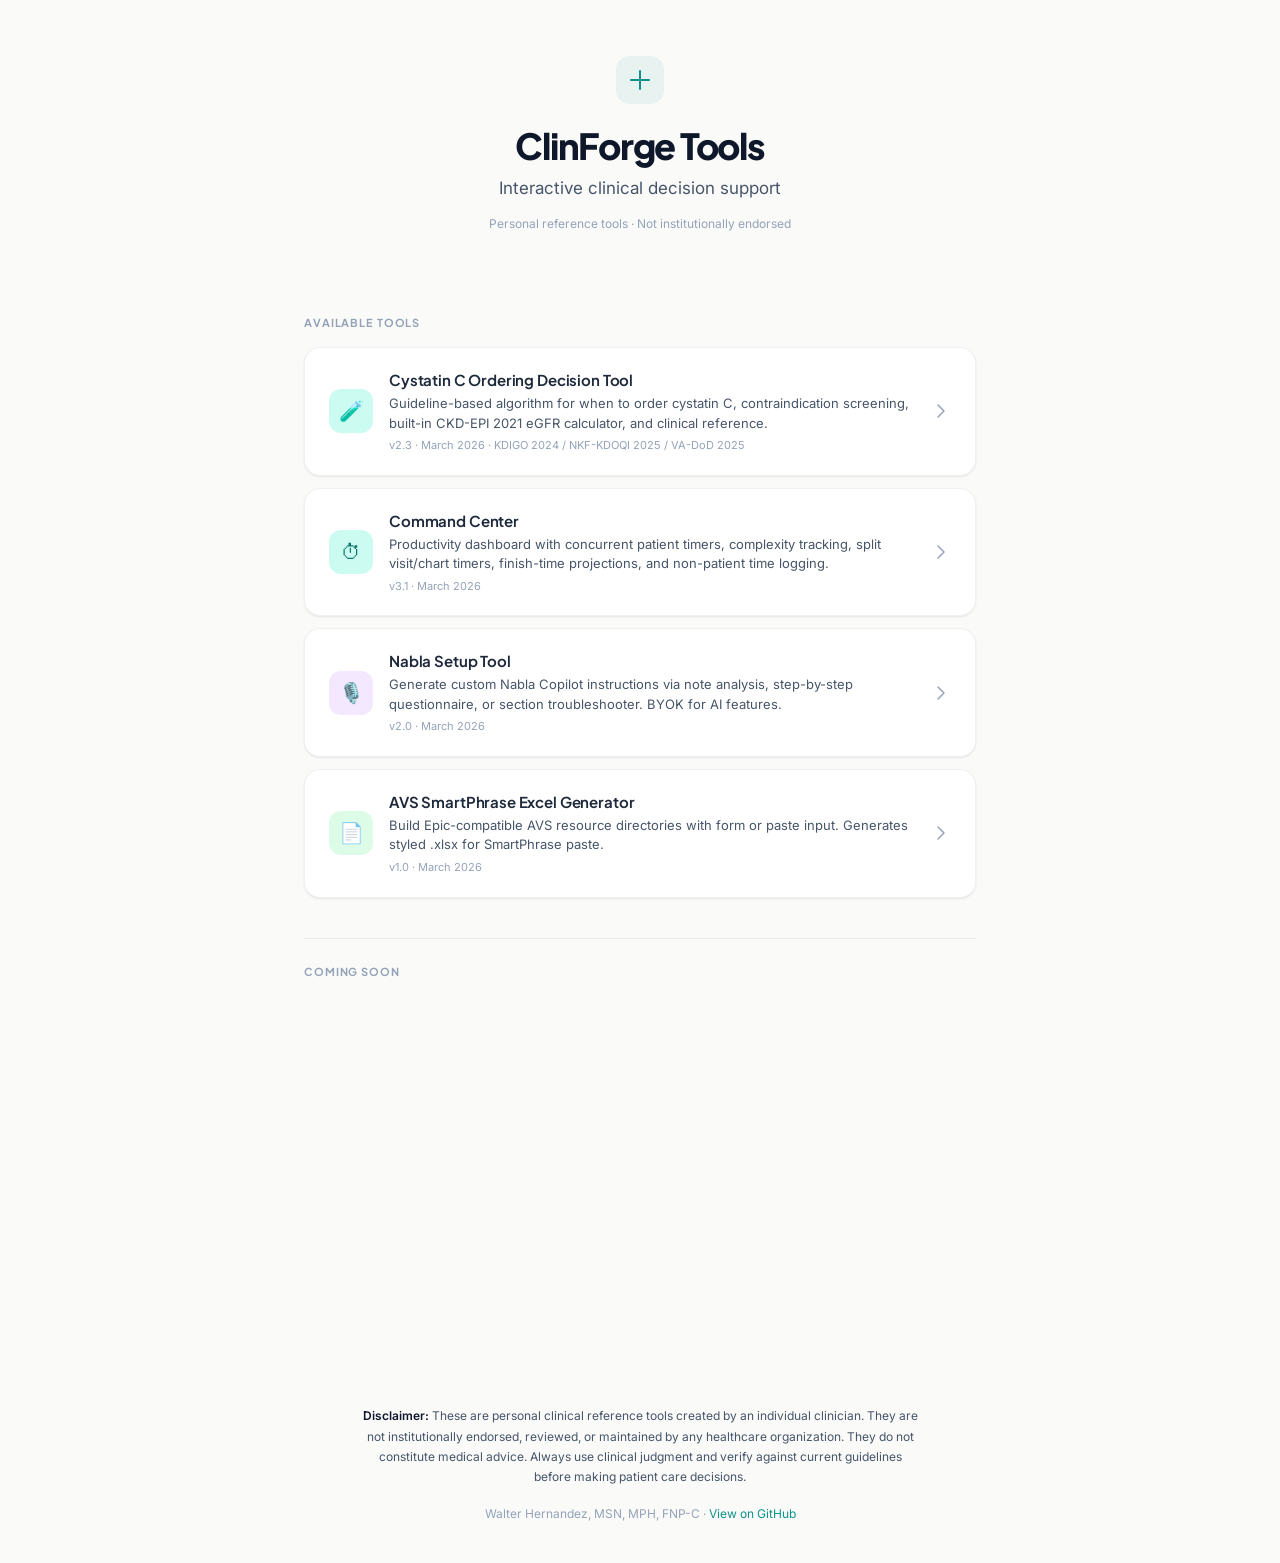
<file: index.html>
<!DOCTYPE html>
<html lang="en">
<head>
<meta charset="UTF-8">
<meta name="viewport" content="width=device-width, initial-scale=1.0">
<meta name="robots" content="noindex, nofollow">
<title>ClinForge Tools</title>
<link rel="icon" href="data:image/svg+xml,<svg xmlns='http://www.w3.org/2000/svg' viewBox='0 0 32 32'><rect width='32' height='32' rx='8' fill='%230D9488'/><path d='M16 8v16M8 16h16' stroke='white' stroke-width='2.5' stroke-linecap='round'/></svg>">
<link rel="preconnect" href="https://fonts.googleapis.com">
<link rel="preconnect" href="https://fonts.gstatic.com" crossorigin>
<link href="https://fonts.googleapis.com/css2?family=Inter:wght@400;500;600;700&family=Plus+Jakarta+Sans:wght@600;700;800&display=swap" rel="stylesheet">
<link rel="stylesheet" href="styles.css">
<style>
/* === Index-specific styles === */
.index-header {
  padding: 56px 24px 48px;
  text-align: center;
}

.index-header__icon {
  display: inline-flex;
  align-items: center;
  justify-content: center;
  width: 48px;
  height: 48px;
  border-radius: 14px;
  background: var(--accent-subtle);
  font-size: 1.5rem;
  margin-bottom: 20px;
}

.index-header h1 {
  font-size: 2.25rem;
  font-weight: 800;
  letter-spacing: -0.035em;
  color: var(--slate-900);
  margin-bottom: 8px;
}

.index-header__subtitle {
  font-size: 1.0625rem;
  color: var(--text-secondary);
  font-weight: 400;
}

.index-header__meta {
  margin-top: 12px;
  font-size: 0.75rem;
  color: var(--text-tertiary);
}

.tools-section {
  margin-bottom: 40px;
}

/* Icon tints */
.icon-teal    { background: #CCFBF1; color: #0F766E; }
.icon-purple  { background: #F3E8FF; color: #7C3AED; }
.icon-green   { background: #DCFCE7; color: #16A34A; }
.icon-orange  { background: #FFF7ED; color: #C2410C; }
.icon-red     { background: #FEF2F2; color: #DC2626; }

/* Divider between sections */
.section-divider {
  border: none;
  border-top: 1px solid var(--border);
  margin: 32px 0 24px;
}

/* Inline critical fallback styles (standalone capability) */
@supports not (--a: 0) {
  body { font-family: system-ui, sans-serif; background: #FAFAF9; color: #0F172A; }
  .tool-card { background: #fff; border: 1px solid #e5e5e5; border-radius: 12px; padding: 16px; margin-bottom: 12px; display: flex; align-items: center; gap: 16px; text-decoration: none; color: #0F172A; }
}
</style>
</head>
<body>

<header class="index-header">
  <div class="index-header__icon">
    <svg width="24" height="24" viewBox="0 0 24 24" fill="none" stroke="currentColor" stroke-width="2" stroke-linecap="round" stroke-linejoin="round" style="color: var(--accent);">
      <path d="M12 3v18M3 12h18"/>
    </svg>
  </div>
  <h1>ClinForge Tools</h1>
  <p class="index-header__subtitle">Interactive clinical decision support</p>
  <p class="index-header__meta">Personal reference tools · Not institutionally endorsed</p>
</header>

<main class="container container--wide">

  <section class="tools-section">
    <div class="section-label">Available Tools</div>

    <a class="tool-card stagger-in" href="cystatin-c.html">
      <div class="tool-icon icon-teal">🧪</div>
      <div class="tool-content">
        <div class="tool-name">Cystatin C Ordering Decision Tool</div>
        <div class="tool-desc">Guideline-based algorithm for when to order cystatin C, contraindication screening, built-in CKD-EPI 2021 eGFR calculator, and clinical reference.</div>
        <div class="tool-version">v2.3 · March 2026 · KDIGO 2024 / NKF-KDOQI 2025 / VA-DoD 2025</div>
      </div>
      <svg class="tool-arrow" viewBox="0 0 20 20" fill="none" stroke="currentColor" stroke-width="1.5" stroke-linecap="round" stroke-linejoin="round"><path d="M7 4l6 6-6 6"/></svg>
    </a>

    <a class="tool-card stagger-in" href="command-center.html">
      <div class="tool-icon icon-teal">⏱</div>
      <div class="tool-content">
        <div class="tool-name">Command Center</div>
        <div class="tool-desc">Productivity dashboard with concurrent patient timers, complexity tracking, split visit/chart timers, finish-time projections, and non-patient time logging.</div>
        <div class="tool-version">v3.1 · March 2026</div>
      </div>
      <svg class="tool-arrow" viewBox="0 0 20 20" fill="none" stroke="currentColor" stroke-width="1.5" stroke-linecap="round" stroke-linejoin="round"><path d="M7 4l6 6-6 6"/></svg>
    </a>

    <a class="tool-card stagger-in" href="nabla-setup.html">
      <div class="tool-icon icon-purple">🎙️</div>
      <div class="tool-content">
        <div class="tool-name">Nabla Setup Tool</div>
        <div class="tool-desc">Generate custom Nabla Copilot instructions via note analysis, step-by-step questionnaire, or section troubleshooter. BYOK for AI features.</div>
        <div class="tool-version">v2.0 · March 2026</div>
      </div>
      <svg class="tool-arrow" viewBox="0 0 20 20" fill="none" stroke="currentColor" stroke-width="1.5" stroke-linecap="round" stroke-linejoin="round"><path d="M7 4l6 6-6 6"/></svg>
    </a>

    <a class="tool-card stagger-in" href="avs-smartphrase.html">
      <div class="tool-icon icon-green">📄</div>
      <div class="tool-content">
        <div class="tool-name">AVS SmartPhrase Excel Generator</div>
        <div class="tool-desc">Build Epic-compatible AVS resource directories with form or paste input. Generates styled .xlsx for SmartPhrase paste.</div>
        <div class="tool-version">v1.0 · March 2026</div>
      </div>
      <svg class="tool-arrow" viewBox="0 0 20 20" fill="none" stroke="currentColor" stroke-width="1.5" stroke-linecap="round" stroke-linejoin="round"><path d="M7 4l6 6-6 6"/></svg>
    </a>
  </section>

  <hr class="section-divider">

  <section class="tools-section">
    <div class="section-label">Coming Soon</div>

    <div class="tool-card tool-card--disabled stagger-in">
      <div class="tool-icon icon-purple">💊</div>
      <div class="tool-content">
        <div class="tool-name">GLP-1 Prescribing Guide</div>
        <div class="tool-desc">Medi-Cal Rx coverage, PA pathways, and insurance-based prescribing algorithm.</div>
      </div>
      <span class="coming-badge">Coming soon</span>
    </div>

    <div class="tool-card tool-card--disabled stagger-in">
      <div class="tool-icon icon-orange">📋</div>
      <div class="tool-content">
        <div class="tool-name">Positive Cologuard Referral Algorithm</div>
        <div class="tool-desc">Insurance-based referral routing for positive FIT/Cologuard results.</div>
      </div>
      <span class="coming-badge">Coming soon</span>
    </div>

    <div class="tool-card tool-card--disabled stagger-in">
      <div class="tool-icon icon-red">🔬</div>
      <div class="tool-content">
        <div class="tool-name">STI Screening & PrEP Pathway</div>
        <div class="tool-desc">Screening criteria, PrEP eligibility, and EIP referral routing.</div>
      </div>
      <span class="coming-badge">Coming soon</span>
    </div>
  </section>

</main>

<footer class="site-footer">
  <p class="site-footer__disclaimer">
    <strong>Disclaimer:</strong> These are personal clinical reference tools created by an individual clinician. They are not institutionally endorsed, reviewed, or maintained by any healthcare organization. They do not constitute medical advice. Always use clinical judgment and verify against current guidelines before making patient care decisions.
  </p>
  <p class="site-footer__meta">
    Walter Hernandez, MSN, MPH, FNP-C · <a href="https://github.com/waltehernandez-ai/rnhc-clinical-tools" target="_blank">View on GitHub</a>
  </p>
</footer>

</body>
</html>
</file>
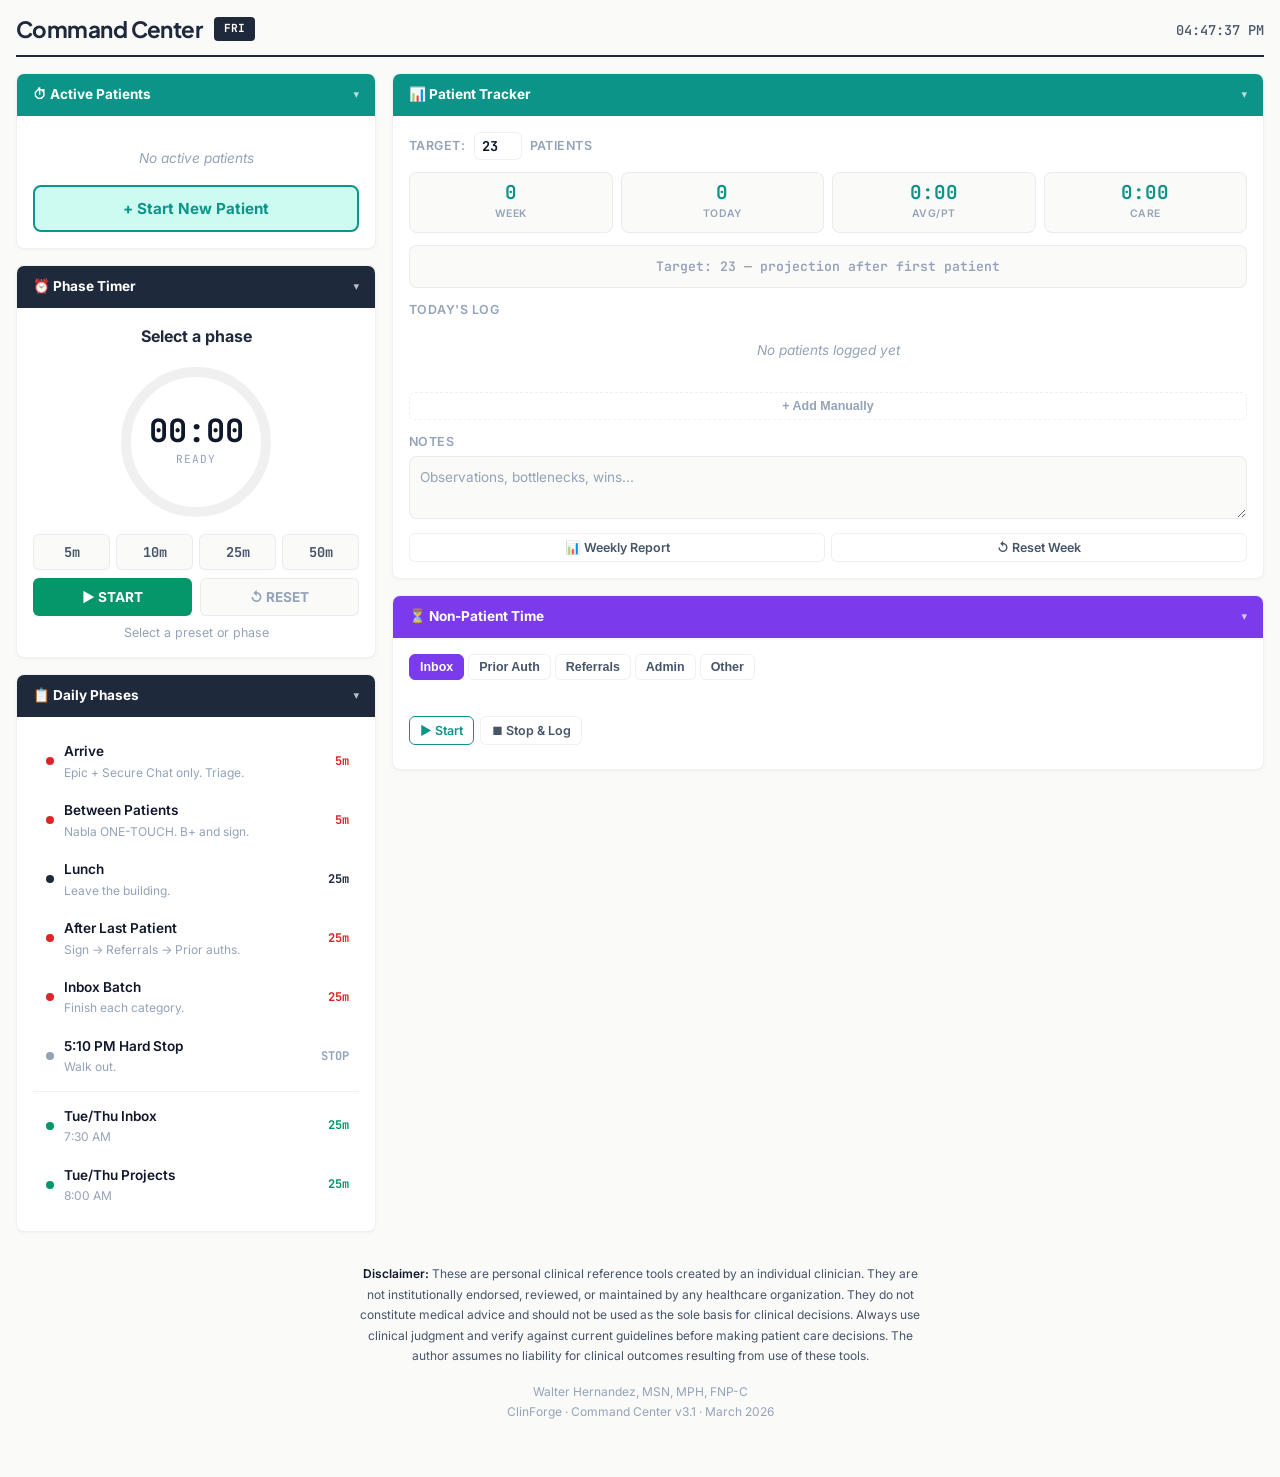
<file: command-center.html>
<!--
  ClinForge Tool Metadata
  Name: Command Center
  Version: v3.1
  Date: 2026-03-16
  Risk Tier: LOW
  Sources: N/A (non-clinical productivity tool)
  Confidence: CURRENT
  Last Verified: 2026-03-16
  Verified Via: Personal clinical use
  Note: This is a productivity/workflow tool, not a clinical decision tool.
        No clinical values, drug dosing, or diagnostic thresholds are present.
        Risk tier LOW assigned because all content is timing data and workflow
        metadata, not patient-facing clinical content.
        localStorage exception: this tool intentionally uses localStorage for
        weekly patient tracking data persistence. The GitHub Pages module
        constraint against localStorage exists to prevent cached clinical
        values from going stale. This tool contains no clinical values —
        localStorage is required for core functionality (cross-session
        persistence of patient logs, notes, and non-patient time tracking).
-->
<!DOCTYPE html>
<html lang="en">
<head>
<meta charset="UTF-8">
<meta name="viewport" content="width=device-width, initial-scale=1.0">
<meta name="description" content="Command Center — ClinForge productivity dashboard">
<meta name="author" content="Walter Hernandez, MSN, MPH, FNP-C">
<meta name="robots" content="noindex, nofollow">
<link rel="icon" href="data:image/svg+xml,<svg xmlns='http://www.w3.org/2000/svg' viewBox='0 0 100 100'><text y='.9em' font-size='90'>⚙️</text></svg>">
<title>Command Center — ClinForge</title>
<link rel="preconnect" href="https://fonts.googleapis.com">
<link rel="preconnect" href="https://fonts.gstatic.com" crossorigin>
<link href="https://fonts.googleapis.com/css2?family=Inter:wght@400;500;600;700&family=Plus+Jakarta+Sans:wght@600;700;800&family=JetBrains+Mono:wght@400;500;600;700&display=swap" rel="stylesheet">
<link rel="stylesheet" href="styles.css">
<style>
/* Command Center — tool-specific overrides on ClinForge Design System */
:root{
  /* Extended palette (not in shared design system) */
  --purple:#7C3AED;--purple-light:#F5F3FF;
}
body{padding:var(--space-4);font-size:0.9rem}

/* HEADER */
.header{display:flex;justify-content:space-between;align-items:center;margin-bottom:16px;padding-bottom:12px;border-bottom:2px solid var(--slate-800)}
.header-left{display:flex;align-items:center;gap:12px}
.header h1{font-size:1.4rem;font-weight:700;color:var(--slate-800)}
.live-time{font-family:'JetBrains Mono',monospace;font-size:.85rem;color:var(--text-secondary);font-weight:500}
.day-badge{font-family:'JetBrains Mono',monospace;font-size:.7rem;padding:3px 10px;border-radius:4px;font-weight:700;color:#fff}
.day-badge.sacred{background:var(--success)}
.day-badge.regular{background:var(--slate-800)}

/* LAYOUT */
.main-grid{display:grid;grid-template-columns:360px 1fr;gap:16px}
@media(max-width:900px){.main-grid{grid-template-columns:1fr}}

/* PANEL */
.panel{background:var(--surface);border:1px solid var(--border);border-radius:8px;overflow:hidden;margin-bottom:16px;box-shadow:0 1px 3px rgba(0,0,0,.04)}
.panel:last-child{margin-bottom:0}
.panel-header{padding:10px 16px;font-family:'Inter',system-ui,sans-serif;font-size:.85rem;font-weight:700;cursor:pointer;user-select:none;display:flex;justify-content:space-between;align-items:center;color:#fff}
.panel-header::after{content:'▾';font-size:.7rem;opacity:.7;transition:transform .2s}
.panel.collapsed .panel-header::after{transform:rotate(-90deg)}
.panel.collapsed .panel-body{display:none}
.ph-accent{background:var(--accent)}.ph-dark{background:var(--slate-800)}.ph-purple{background:var(--purple)}.ph-warning{background:var(--warning)}
.panel-body{padding:16px}

/* MONO / LABELS */
.mono{font-family:'JetBrains Mono',monospace}
.small-label{font-family:'Inter',system-ui,sans-serif;font-size:.78rem;color:var(--text-tertiary);font-weight:600;text-transform:uppercase;letter-spacing:.04em}
.small-label-tight{font-family:'Inter',system-ui,sans-serif;font-size:.72rem;color:var(--text-tertiary);font-weight:500;text-transform:uppercase;letter-spacing:.03em}

/* ACTIVE PATIENTS */
.ap-empty{text-align:center;color:var(--text-tertiary);font-size:.85rem;padding:16px 0;font-style:italic}
.ap-card{background:var(--bg);border:1px solid var(--border);border-radius:8px;padding:12px;margin-bottom:8px;transition:border-color .2s;border-left:4px solid var(--border)}
.ap-card.is-running{border-left-color:var(--danger)}
.ap-card.is-paused{border-left-color:var(--warning)}
.ap-card.is-charting{border-left-color:var(--warning);border-left-style:dashed}
.ap-top{display:flex;align-items:center;gap:8px;margin-bottom:6px}
.ap-status{font-family:'JetBrains Mono',monospace;font-size:.7rem;font-weight:700;padding:2px 8px;border-radius:4px;text-transform:uppercase}
.ap-status.running{background:var(--danger-light);color:var(--danger)}
.ap-status.paused{background:var(--warning-light);color:var(--warning)}
.ap-status.charting{background:var(--warning-light);color:var(--warning)}
.ap-timer{font-family:'JetBrains Mono',monospace;font-size:1.2rem;font-weight:700;margin-left:auto}
.ap-timer.running{color:var(--danger)}
.ap-timer.paused{color:var(--warning)}
.ap-timer.charting{color:var(--warning)}
.ap-meta{display:flex;flex-wrap:wrap;gap:4px;margin-bottom:8px}
.ap-tag{font-family:'JetBrains Mono',monospace;font-size:.65rem;font-weight:700;padding:2px 6px;border-radius:3px}
.ap-tag.tag-new{background:var(--danger-light);color:var(--danger)}
.ap-tag.tag-xlat{background:var(--purple-light);color:var(--purple)}
.ap-tag.tag-cx{background:var(--warning-light);color:var(--warning)}
.ap-tag.tag-late{background:var(--danger-light);color:var(--danger)}
.ap-actions{display:flex;gap:4px;flex-wrap:wrap}
.ap-btn{padding:6px 10px;border:1px solid var(--border);border-radius:6px;background:var(--surface);color:var(--text-secondary);font-family:'Inter',system-ui,sans-serif;font-size:.78rem;font-weight:600;cursor:pointer;transition:all .15s}
.ap-btn:hover{border-color:var(--text-secondary);color:var(--text)}
.ap-btn.primary{border-color:var(--accent);color:var(--accent)}
.ap-btn.primary:hover{background:var(--accent-light)}
.ap-btn.danger{border-color:var(--danger);color:var(--danger)}
.ap-btn.danger:hover{background:var(--danger-light)}
.ap-btn.warn{border-color:var(--warning);color:var(--warning)}
.ap-btn.warn:hover{background:var(--warning-light)}

/* NEW PATIENT FORM */
.npf{background:var(--bg);border:1px solid var(--border);border-radius:8px;padding:12px;margin-bottom:8px}
.npf-row{display:flex;gap:8px;align-items:flex-end;margin-bottom:8px;flex-wrap:wrap}
.npf-field{flex:1;min-width:80px}
.npf-label{display:block;font-size:.72rem;color:var(--text-tertiary);font-weight:600;text-transform:uppercase;letter-spacing:.03em;margin-bottom:3px}
.npf-input{width:100%;padding:6px 8px;background:var(--surface);border:1px solid var(--border);border-radius:6px;color:var(--text);font-family:'JetBrains Mono',monospace;font-size:.85rem;outline:none;transition:border-color .15s}
.npf-input:focus{border-color:var(--accent)}
.npf-input::placeholder{color:var(--text-tertiary)}
.npf-checks{display:flex;gap:12px;align-items:center;flex-wrap:wrap}
.npf-check{display:flex;align-items:center;gap:4px;cursor:pointer}
.npf-check input{accent-color:var(--accent);width:16px;height:16px}
.npf-check span{font-size:.82rem;color:var(--text-secondary)}
.npf-cx{display:flex;gap:4px;align-items:center}
.npf-cx-btn{width:28px;height:28px;border:1px solid var(--border);border-radius:6px;background:var(--surface);color:var(--text-tertiary);font-family:'JetBrains Mono',monospace;font-size:.85rem;font-weight:700;cursor:pointer;transition:all .15s}
.npf-cx-btn:hover{border-color:var(--warning);color:var(--warning)}
.npf-cx-btn.selected{border-color:var(--warning);color:#fff;background:var(--warning)}
.start-pt-btn{width:100%;padding:12px;border:2px solid var(--accent);background:var(--accent-light);color:var(--accent);border-radius:8px;font-family:'Inter',system-ui,sans-serif;font-size:.95rem;font-weight:700;cursor:pointer;transition:all .15s}
.start-pt-btn:hover{background:var(--accent);color:#fff}

/* PHASE TIMER */
.timer-ring-container{position:relative;width:160px;height:160px;margin:0 auto 12px}
.timer-ring-container svg{transform:rotate(-90deg)}
.ring-bg{fill:none;stroke:var(--border);stroke-width:10}
.ring-progress{fill:none;stroke:var(--danger);stroke-width:10;stroke-linecap:round;transition:stroke-dashoffset 1s linear,stroke .3s}
.timer-display{position:absolute;top:50%;left:50%;transform:translate(-50%,-50%);text-align:center}
.timer-number{font-family:'JetBrains Mono',monospace;font-size:2rem;font-weight:700;line-height:1;color:var(--text)}
.timer-label{font-family:'JetBrains Mono',monospace;font-size:.7rem;color:var(--text-tertiary);text-transform:uppercase;letter-spacing:.08em;margin-top:4px}
.timer-presets{display:grid;grid-template-columns:repeat(4,1fr);gap:6px;margin-bottom:8px}
.preset-btn{background:var(--bg);color:var(--text-secondary);border:1px solid var(--border);border-radius:6px;padding:8px 4px;font-family:'JetBrains Mono',monospace;font-size:.85rem;font-weight:700;cursor:pointer;transition:all .15s}
.preset-btn:hover{border-color:var(--slate-800);color:var(--slate-800)}
.preset-btn.active{background:var(--slate-800);color:#fff;border-color:var(--slate-800)}
.timer-controls{display:grid;grid-template-columns:1fr 1fr;gap:8px}
.ctrl-btn{padding:10px;border:none;border-radius:6px;font-family:'Inter',system-ui,sans-serif;font-size:.85rem;font-weight:700;cursor:pointer;transition:all .15s}
.ctrl-btn.start{background:var(--success);color:#fff}
.ctrl-btn.start:hover{background:#047857}
.ctrl-btn.reset{background:var(--bg);color:var(--text-tertiary);border:1px solid var(--border)}
.ctrl-btn.reset:hover{color:var(--text);border-color:var(--text-secondary)}
.ctrl-btn.pause{background:var(--warning);color:#fff}
.timer-status{margin-top:8px;font-size:.78rem;color:var(--text-tertiary);text-align:center;line-height:1.4}
.current-task{font-size:1rem;font-weight:700;margin-bottom:12px;text-align:center;color:var(--slate-800)}

/* PHASES */
.phase-list{padding:4px 0}
.phase-item{display:flex;align-items:center;gap:10px;padding:8px 10px;border-radius:6px;cursor:pointer;transition:background .15s;margin-bottom:2px;border-left:3px solid transparent}
.phase-item:hover{background:var(--bg)}
.phase-item.active{background:var(--danger-light);border-left-color:var(--danger)}
.phase-dot{width:8px;height:8px;border-radius:50%;flex-shrink:0}
.phase-dot.red{background:var(--danger)}.phase-dot.blue{background:var(--slate-800)}.phase-dot.green{background:var(--success)}.phase-dot.dark{background:var(--text-tertiary)}
.phase-info{flex:1;min-width:0}
.phase-name{font-weight:600;font-size:.85rem;color:var(--text)}
.phase-rule{font-size:.75rem;color:var(--text-tertiary)}
.phase-timer-hint{font-family:'JetBrains Mono',monospace;font-size:.75rem;font-weight:700}
.phase-timer-hint.red{color:var(--danger)}.phase-timer-hint.blue{color:var(--slate-800)}.phase-timer-hint.green{color:var(--success)}.phase-timer-hint.dark{color:var(--text-tertiary)}
.phase-divider{border-top:1px solid var(--border);margin:6px 0}

/* TRACKER STATS */
.tracker-stats{display:grid;grid-template-columns:1fr 1fr 1fr 1fr;gap:8px;margin-bottom:12px}
.stat-box{background:var(--bg);border:1px solid var(--border);border-radius:8px;padding:10px 6px;text-align:center}
.stat-value{font-family:'JetBrains Mono',monospace;font-size:1.2rem;font-weight:700;color:var(--accent);line-height:1}
.stat-label{font-size:.65rem;color:var(--text-tertiary);font-weight:600;text-transform:uppercase;letter-spacing:.04em;margin-top:4px}

/* PROJECTION */
.projection-bar{padding:10px 12px;border-radius:8px;margin-bottom:12px;font-family:'JetBrains Mono',monospace;font-size:.82rem;font-weight:600;text-align:center;transition:all .3s;border:1px solid var(--border);background:var(--bg);color:var(--text-tertiary)}
.projection-bar.proj-green{background:var(--success-light);border-color:var(--success);color:var(--success)}
.projection-bar.proj-yellow{background:var(--warning-light);border-color:var(--warning);color:var(--warning)}
.projection-bar.proj-red{background:var(--danger-light);border-color:var(--danger);color:var(--danger)}

.target-row{display:flex;align-items:center;gap:8px;margin-bottom:12px}
.target-input{width:48px;padding:4px;text-align:center;background:var(--surface);border:1px solid var(--border);border-radius:6px;color:var(--text);font-family:'JetBrains Mono',monospace;font-size:.85rem;font-weight:700;outline:none}
.target-input:focus{border-color:var(--accent)}

/* PATIENT LOG */
.patient-log{max-height:280px;overflow-y:auto;margin-bottom:8px}
.patient-log::-webkit-scrollbar{width:4px}
.patient-log::-webkit-scrollbar-thumb{background:var(--border);border-radius:2px}
.pe{display:flex;align-items:center;gap:6px;padding:5px 0;border-bottom:1px solid var(--border);font-size:.82rem}
.pe:last-child{border-bottom:none}
.pe-num{font-family:'JetBrains Mono',monospace;font-weight:700;color:var(--accent);min-width:24px;font-size:.78rem}
.pe-time{font-family:'JetBrains Mono',monospace;font-size:.72rem;color:var(--text-tertiary);min-width:50px}
.pe-tags{display:flex;gap:3px;flex-shrink:0}
.pe-tag{font-family:'JetBrains Mono',monospace;font-size:.6rem;font-weight:700;padding:1px 4px;border-radius:3px}
.pe-tag.tag-new{background:var(--danger-light);color:var(--danger)}
.pe-tag.tag-xlat{background:var(--purple-light);color:var(--purple)}
.pe-tag.tag-cx{background:var(--warning-light);color:var(--warning)}
.pe-dur{font-family:'JetBrains Mono',monospace;font-size:.82rem;font-weight:600;margin-left:auto;cursor:pointer;color:var(--text)}
.pe-dur:hover{text-decoration:underline dashed}
.pe-dur.over{color:var(--danger)}
.pe-chart{font-family:'JetBrains Mono',monospace;font-size:.7rem;color:var(--warning);flex-shrink:0}
.pe-remove{font-size:.78rem;color:var(--text-tertiary);cursor:pointer;padding:0 4px;transition:color .15s}
.pe-remove:hover{color:var(--danger)}
.pe-edit-input{font-family:'JetBrains Mono',monospace;font-size:.82rem;font-weight:600;background:var(--surface);color:var(--text);border:1px solid var(--accent);border-radius:4px;padding:2px 4px;width:50px;text-align:center;outline:none;margin-left:auto}
.no-patients{text-align:center;color:var(--text-tertiary);font-size:.85rem;padding:16px 0;font-style:italic}

/* MANUAL ADD */
.add-manual-btn{width:100%;padding:6px;margin-top:6px;background:transparent;border:1px dashed var(--border);color:var(--text-tertiary);border-radius:6px;font-size:.78rem;font-weight:600;cursor:pointer;transition:all .15s}
.add-manual-btn:hover{border-color:var(--accent);color:var(--accent)}
.manual-form{margin-top:8px;padding:10px;background:var(--bg);border:1px solid var(--border);border-radius:8px}

/* NOTES */
.workflow-notes{width:100%;min-height:56px;max-height:120px;resize:vertical;background:var(--bg);border:1px solid var(--border);border-radius:8px;color:var(--text);font-family:'Inter',system-ui,sans-serif;font-size:.85rem;padding:10px;line-height:1.5;outline:none}
.workflow-notes:focus{border-color:var(--accent)}
.workflow-notes::placeholder{color:var(--text-tertiary)}
.tracker-actions{display:grid;grid-template-columns:1fr 1fr;gap:6px;margin-top:8px}
.reset-btn{width:100%;padding:6px;background:var(--surface);border:1px solid var(--border);color:var(--text-secondary);border-radius:6px;font-family:'Inter',system-ui,sans-serif;font-size:.78rem;font-weight:600;cursor:pointer;transition:all .15s}
.reset-btn:hover{border-color:var(--text-secondary);color:var(--text)}

/* NPT */
.npt-controls{display:flex;gap:4px;flex-wrap:wrap}
.npt-cat-btn{padding:5px 10px;border:1px solid var(--border);border-radius:6px;background:var(--surface);color:var(--text-secondary);font-size:.78rem;font-weight:600;cursor:pointer;transition:all .15s}
.npt-cat-btn:hover{border-color:var(--purple);color:var(--purple)}
.npt-cat-btn.active{border-color:var(--purple);color:#fff;background:var(--purple)}
.npt-timer-display{font-family:'JetBrains Mono',monospace;font-size:.95rem;color:var(--purple);text-align:center;margin:8px 0;min-height:20px;font-weight:600}
.npt-timer-display.active{animation:pulse 2s ease-in-out infinite}
@keyframes pulse{0%,100%{opacity:1}50%{opacity:.5}}
.npt-btn-row{display:flex;gap:6px;margin-top:6px}
.npt-entry{display:flex;align-items:center;gap:8px;padding:4px 0;border-bottom:1px solid var(--border);font-size:.82rem}
.npt-entry:last-child{border-bottom:none}
.npt-cat{font-family:'JetBrains Mono',monospace;font-size:.75rem;font-weight:600;color:var(--purple);min-width:56px}
.npt-dur{font-family:'JetBrains Mono',monospace;font-size:.82rem;font-weight:600;margin-left:auto;color:var(--purple)}
.npt-remove{font-size:.78rem;color:var(--text-tertiary);cursor:pointer;padding:0 4px}
.npt-remove:hover{color:var(--danger)}

/* MODAL */
.modal-overlay{display:none;position:fixed;top:0;left:0;right:0;bottom:0;background:rgba(0,0,0,.5);z-index:999;align-items:center;justify-content:center}
.modal-overlay.show{display:flex}
.modal-box{background:var(--surface);border:1px solid var(--border);border-radius:12px;width:92%;max-width:620px;max-height:85vh;overflow-y:auto;padding:24px}
.modal-title{font-size:1.15rem;font-weight:700;margin-bottom:16px;display:flex;justify-content:space-between;align-items:center;color:var(--slate-800)}
.modal-close{background:var(--bg);border:1px solid var(--border);color:var(--text-secondary);font-size:.85rem;cursor:pointer;padding:4px 10px;border-radius:6px}
.modal-close:hover{color:var(--text)}
.report-section{margin-bottom:16px;padding-bottom:12px;border-bottom:1px solid var(--border)}
.report-section:last-child{border-bottom:none}
.report-section-title{font-size:.78rem;font-weight:700;color:var(--accent);text-transform:uppercase;letter-spacing:.06em;margin-bottom:8px}
.rr{display:flex;justify-content:space-between;font-size:.85rem;padding:3px 0}
.rr .rr-l{color:var(--text-secondary)}.rr .rr-v{font-family:'JetBrains Mono',monospace;font-weight:600}
.rd-header{font-family:'JetBrains Mono',monospace;font-size:.82rem;font-weight:700;margin-top:8px;margin-bottom:4px;padding-bottom:3px;border-bottom:1px solid var(--border);color:var(--slate-800)}
.rd-pt{display:flex;justify-content:space-between;font-size:.78rem;padding:2px 0 2px 12px;color:var(--text-secondary)}
.rd-pt .rd-v{font-family:'JetBrains Mono',monospace;color:var(--text)}
.report-cx-grid{display:grid;grid-template-columns:1fr 1fr;gap:4px 12px}
.rcx{display:flex;justify-content:space-between;font-size:.82rem;padding:2px 0}
.rcx-l{color:var(--text-secondary)}.rcx-v{font-family:'JetBrains Mono',monospace;font-weight:600}
.copy-btn{width:100%;padding:10px;background:var(--accent);color:#fff;border:none;border-radius:8px;font-family:'Inter',system-ui,sans-serif;font-size:.85rem;font-weight:700;cursor:pointer;margin-top:10px}
.copy-btn:hover{opacity:.9}
.copy-btn.copied{background:var(--success)}

/* ALERT */
.timer-alert{display:none;position:fixed;top:0;left:0;right:0;bottom:0;background:rgba(220,38,38,.95);z-index:1000;flex-direction:column;align-items:center;justify-content:center;text-align:center;cursor:pointer}
.timer-alert.show{display:flex}
.alert-title{font-family:'JetBrains Mono',monospace;font-size:2.5rem;font-weight:700;color:#fff;margin-bottom:16px}
.alert-msg{font-size:1.1rem;color:rgba(255,255,255,.9);margin-bottom:20px;max-width:500px;padding:0 24px;line-height:1.5}
.alert-dismiss{font-size:.85rem;color:rgba(255,255,255,.6);border:2px solid rgba(255,255,255,.4);padding:10px 24px;border-radius:8px}

/* FOOTER — uses .site-footer from styles.css */

@media(max-width:640px){.tracker-stats{grid-template-columns:1fr 1fr}.npf-row{flex-direction:column}.alert-title{font-size:1.8rem}.alert-msg{font-size:.9rem}}
</style>
</head>
<body>
<div class="timer-alert" id="timerAlert" onclick="W.dismissAlert()"><div class="alert-title">⏱ TIME</div><div class="alert-msg" id="alertMsg"></div><div class="alert-dismiss">Click anywhere to dismiss</div></div>
<div class="modal-overlay" id="reportModal"><div class="modal-box"><div class="modal-title"><span>📊 Weekly Report</span><button class="modal-close" onclick="W.closeReport()">✕</button></div><div id="reportContent"></div><button class="copy-btn" id="copyBtn" onclick="W.copyReport()">📋 COPY TO CLIPBOARD</button></div></div>

<div class="header"><div class="header-left"><h1>Command Center</h1><span class="day-badge" id="dayBadge">---</span></div><div><span class="live-time" id="liveTime">--:--</span></div></div>

<div class="main-grid">
<div>
  <div class="panel"><div class="panel-header ph-accent">⏱ Active Patients</div><div class="panel-body">
    <div id="activePatients"><div class="ap-empty">No active patients</div></div>
    <div id="newPtFormWrap"></div>
    <button class="start-pt-btn" id="startPtBtn" onclick="W.showNewPtForm()">+ Start New Patient</button>
  </div></div>

  <div class="panel"><div class="panel-header ph-dark">⏰ Phase Timer</div><div class="panel-body" style="text-align:center">
    <div class="current-task" id="currentTask">Select a phase</div>
    <div class="timer-ring-container"><svg width="160" height="160" viewBox="0 0 160 160"><circle class="ring-bg" cx="80" cy="80" r="70"/><circle class="ring-progress" id="ringProgress" cx="80" cy="80" r="70" stroke-dasharray="439.82" stroke-dashoffset="0"/></svg><div class="timer-display"><div class="timer-number" id="timerDisplay">00:00</div><div class="timer-label" id="timerLabel">READY</div></div></div>
    <div class="timer-presets"><button class="preset-btn" onclick="W.setPreset(5,this)">5m</button><button class="preset-btn" onclick="W.setPreset(10,this)">10m</button><button class="preset-btn" onclick="W.setPreset(25,this)">25m</button><button class="preset-btn" onclick="W.setPreset(50,this)">50m</button></div>
    <div class="timer-controls"><button class="ctrl-btn start" id="startBtn" onclick="W.toggleTimer()">▶ START</button><button class="ctrl-btn reset" onclick="W.resetTimer()">↺ RESET</button></div>
    <div class="timer-status" id="timerStatus">Select a preset or phase</div>
  </div></div>

  <div class="panel"><div class="panel-header ph-dark">📋 Daily Phases</div><div class="panel-body"><div id="phaseList"></div></div></div>
</div>
<div>
  <div class="panel"><div class="panel-header ph-accent">📊 Patient Tracker</div><div class="panel-body">
    <div class="target-row"><span class="small-label">Target:</span><input type="number" class="target-input" id="targetInput" value="23" min="1" max="40" onchange="W.saveTarget()"><span class="small-label">patients</span></div>
    <div class="tracker-stats"><div class="stat-box"><div class="stat-value" id="sWk">0</div><div class="stat-label">Week</div></div><div class="stat-box"><div class="stat-value" id="sDay">0</div><div class="stat-label">Today</div></div><div class="stat-box"><div class="stat-value" id="sAvg">0:00</div><div class="stat-label">Avg/Pt</div></div><div class="stat-box"><div class="stat-value" id="sCare">0:00</div><div class="stat-label">Care</div></div></div>
    <div class="projection-bar" id="projBar">Projection appears after first patient</div>
    <div class="small-label" style="margin-bottom:4px">Today's Log</div>
    <div class="patient-log" id="patientLog"><div class="no-patients">No patients logged yet</div></div>
    <button class="add-manual-btn" id="addManualBtn" onclick="W.toggleManual()">+ Add Manually</button>
    <div class="manual-form" id="manualForm" style="display:none"><div class="manual-row" style="display:flex;gap:6px;align-items:flex-end"><div class="manual-field" style="flex:1"><span class="npf-label">Time</span><input type="text" id="mTime" class="npf-input" placeholder="10:30 AM"></div><div class="manual-field" style="flex:1"><span class="npf-label">Duration</span><input type="text" id="mDur" class="npf-input" placeholder="15"></div><button class="ap-btn primary" onclick="W.saveManual()">ADD</button></div></div>
    <div class="small-label" style="margin-top:12px;margin-bottom:4px">Notes</div>
    <textarea id="workNotes" class="workflow-notes" placeholder="Observations, bottlenecks, wins..." oninput="W.saveNotes()"></textarea>
    <div class="tracker-actions"><button class="reset-btn" onclick="W.showReport()">📊 Weekly Report</button><button class="reset-btn" id="resetWeekBtn" onclick="W.confirmReset()">↺ Reset Week</button></div>
  </div></div>

  <div class="panel"><div class="panel-header ph-purple">⏳ Non-Patient Time</div><div class="panel-body">
    <div class="npt-controls" id="nptCats"></div>
    <div class="npt-timer-display" id="nptTimerDisp"></div>
    <div class="npt-btn-row"><button class="ap-btn primary" id="nptStartBtn" onclick="W.nptToggle()">▶ Start</button><button class="ap-btn" onclick="W.nptStop()">⏹ Stop & Log</button></div>
    <div id="nptLog" style="margin-top:8px"></div>
  </div></div>
</div>
</div>

<footer class="site-footer">
  <p class="site-footer__disclaimer"><strong>Disclaimer:</strong> These are personal clinical reference tools created by an individual clinician. They are not institutionally endorsed, reviewed, or maintained by any healthcare organization. They do not constitute medical advice and should not be used as the sole basis for clinical decisions. Always use clinical judgment and verify against current guidelines before making patient care decisions. The author assumes no liability for clinical outcomes resulting from use of these tools.</p>
  <p class="site-footer__meta">Walter Hernandez, MSN, MPH, FNP-C<br>ClinForge · Command Center v3.1 · March 2026</p>
</footer>

<script>
(function(){'use strict';
const CIRC=2*Math.PI*70,$=id=>document.getElementById(id);
const DN=['SUN','MON','TUE','WED','THU','FRI','SAT'],DF=['Sunday','Monday','Tuesday','Wednesday','Thursday','Friday','Saturday'];
let weekData={},weekNotes={},dailyTarget=23,activePatients=[],nextPtId=1;
let nptData={},nptRunning=false,nptStart=null,nptCat='Inbox',nptInterval=null;
const NPT_CATS=['Inbox','Prior Auth','Referrals','Admin','Other'];
let pts=0,prem=0,prun=false,pti2=null,pMsg='';
const SK='commandCenterV3';
function save(){try{localStorage.setItem(SK,JSON.stringify({weekData,weekNotes,dailyTarget,nptData}))}catch(x){}}
function load(){try{const r=localStorage.getItem(SK);if(r){const s=JSON.parse(r);if(s.weekData)weekData=s.weekData;if(s.weekNotes)weekNotes=s.weekNotes;if(s.dailyTarget)dailyTarget=s.dailyTarget;if(s.nptData)nptData=s.nptData}}catch(x){}}
function tk(){const d=new Date();return`${d.getFullYear()}-${String(d.getMonth()+1).padStart(2,'0')}-${String(d.getDate()).padStart(2,'0')}`}
function fd(s){if(s<0)s=0;return`${Math.floor(s/60)}:${String(s%60).padStart(2,'0')}`}
function ftn(){const d=new Date(),h=d.getHours(),m=d.getMinutes();return`${h%12||12}:${String(m).padStart(2,'0')} ${h>=12?'PM':'AM'}`}
function gtp(){return weekData[tk()]||[]}
function gap(){return Object.values(weekData).flat()}
function pd(s){s=s.trim().toLowerCase();let m=s.match(/^(\d+)\s*m(?:in)?$/);if(m)return parseInt(m[1])*60;m=s.match(/^(\d+):(\d{1,2})$/);if(m)return parseInt(m[1])*60+parseInt(m[2]);m=s.match(/^(\d+)$/);if(m)return parseInt(m[1])*60;return null}
function parseTime(s){s=s.trim().toUpperCase();const m=s.match(/^(\d{1,2}):(\d{2})\s*(AM|PM)?$/);if(!m)return null;let h=parseInt(m[1]),mi=parseInt(m[2]);const ap=m[3];if(ap==='PM'&&h<12)h+=12;if(ap==='AM'&&h===12)h=0;if(h>23||mi>59)return null;return`${h%12||12}:${String(mi).padStart(2,'0')} ${h>=12?'PM':'AM'}`}
function timeDiffMin(sched,actual){if(!sched||!actual)return null;function toM(s){const m=s.match(/(\d+):(\d+)\s*(AM|PM)/);if(!m)return null;let h=parseInt(m[1]),mi=parseInt(m[2]);if(m[3]==='PM'&&h<12)h+=12;if(m[3]==='AM'&&h===12)h=0;return h*60+mi}const s=toM(sched),a=toM(actual);if(s===null||a===null)return null;return a-s}

// ── ACTIVE PATIENTS ──
let apInterval=null;
function startApTick(){if(apInterval)return;apInterval=setInterval(()=>{activePatients.forEach(p=>{if(p.state==='running')p.elapsed=Math.round((Date.now()-p.startedAt)/1000);if(p.state==='charting')p.chartElapsed=Math.round((Date.now()-p.chartStart)/1000)});renderActive()},1000)}
function stopApTick(){if(!activePatients.length){clearInterval(apInterval);apInterval=null}}
function renderActive(){const c=$('activePatients');if(!activePatients.length){c.innerHTML='<div class="ap-empty">No active patients</div>';stopApTick();return}c.innerHTML=activePatients.map((p,i)=>{const dur=p.elapsed;const tags=[];if(p.meta.newPt)tags.push('<span class="ap-tag tag-new">NEW</span>');if(p.meta.translator)tags.push('<span class="ap-tag tag-xlat">XLAT</span>');if(p.meta.complexity)tags.push(`<span class="ap-tag tag-cx">CX:${p.meta.complexity}</span>`);const late=timeDiffMin(p.meta.scheduledTime,p.meta.actualTime);if(late!==null&&late>5)tags.push(`<span class="ap-tag tag-late">+${late}m late</span>`);let statusCls=p.state,statusTxt=p.state==='running'?'RUNNING':p.state==='paused'?'PAUSED':'CHARTING';let timerTxt=p.state==='charting'?fd(p.chartElapsed):fd(dur);let actions='';if(p.state==='running')actions=`<button class="ap-btn warn" onclick="W.pausePt(${i})">⏸ Pause</button><button class="ap-btn primary" onclick="W.completePt(${i})">✓ Patient Complete</button><button class="ap-btn danger" onclick="W.cancelPt(${i})">✕</button>`;else if(p.state==='paused')actions=`<button class="ap-btn primary" onclick="W.resumePt(${i})">▶ Resume</button><button class="ap-btn primary" onclick="W.completePt(${i})">✓ Patient Complete</button><button class="ap-btn danger" onclick="W.cancelPt(${i})">✕</button>`;else if(p.state==='charting')actions=`<button class="ap-btn warn" onclick="W.closeChart(${i})">📋 Chart Closed</button><button class="ap-btn danger" onclick="W.cancelPt(${i})">✕</button>`;return`<div class="ap-card is-${p.state}"><div class="ap-top"><span class="ap-status ${statusCls}">${statusTxt}</span>${tags.length?'<span class="ap-meta">'+tags.join('')+'</span>':''}<span class="ap-timer ${statusCls}">${p.state==='charting'?'📋 ':'⏱ '}${timerTxt}</span></div>${p.state!=='charting'?`<div style="font-size:.75rem;color:var(--text-tertiary);margin-bottom:6px">Visit: ${fd(dur)}</div>`:''}<div class="ap-actions">${actions}</div></div>`}).join('')}
function addPatient(meta){activePatients.push({id:nextPtId++,startedAt:Date.now(),elapsed:0,pauseStart:null,meta,state:'running',chartStart:null,chartElapsed:0});startApTick();renderActive()}
function pausePt(i){const p=activePatients[i];if(!p||p.state!=='running')return;p.elapsed=Math.round((Date.now()-p.startedAt)/1000);p.pauseStart=Date.now();p.state='paused';renderActive()}
function resumePt(i){const p=activePatients[i];if(!p||p.state!=='paused')return;p.startedAt+=Date.now()-p.pauseStart;p.state='running';renderActive()}
function completePt(i){const p=activePatients[i];if(!p)return;if(p.state==='running')p.elapsed=Math.round((Date.now()-p.startedAt)/1000);p.state='charting';p.chartStart=Date.now();p.chartElapsed=0;renderActive()}
function closeChart(i){const p=activePatients[i];if(!p||p.state!=='charting')return;p.chartElapsed=Math.round((Date.now()-p.chartStart)/1000);logPt(p);activePatients.splice(i,1);renderActive()}
function cancelPt(i){const p=activePatients[i];if(!p)return;if(p.state==='running')p.elapsed=Math.round((Date.now()-p.startedAt)/1000);if(p.elapsed>30)logPt(p);activePatients.splice(i,1);renderActive()}
function logPt(p){const k=tk();if(!weekData[k])weekData[k]=[];const t=weekData[k],tags=[];if(p.meta.newPt)tags.push('new');if(p.meta.translator)tags.push('translator');if(p.meta.complexity)tags.push('cx'+p.meta.complexity);t.push({num:t.length+1,time:p.meta.actualTime||ftn(),durationSec:p.elapsed,tags,chartSec:p.state==='charting'?p.chartElapsed:null,complexity:p.meta.complexity||null,scheduledTime:p.meta.scheduledTime||null,actualTime:p.meta.actualTime||null,newPt:!!p.meta.newPt,translator:!!p.meta.translator});renderLog()}

// ── NEW PATIENT FORM ──
let formVis=false,selCx=0;
function showNewPtForm(){if(formVis){hideNewPtForm();return}formVis=true;$('startPtBtn').textContent='✕ Cancel';$('newPtFormWrap').innerHTML=`<div class="npf"><div class="npf-row"><div class="npf-field"><span class="npf-label">Scheduled</span><input type="text" id="npfSched" class="npf-input" placeholder="10:00 AM"></div><div class="npf-field"><span class="npf-label">Actual Start</span><input type="text" id="npfActual" class="npf-input" value="${ftn()}"></div></div><div class="npf-row"><div class="npf-checks"><label class="npf-check"><input type="checkbox" id="npfNew"><span>New to me</span></label><label class="npf-check"><input type="checkbox" id="npfXlat"><span>Translator</span></label></div><div style="margin-left:auto;display:flex;align-items:center;gap:6px"><span class="npf-label" style="margin:0">Complexity</span><div class="npf-cx">${[1,2,3,4,5].map(n=>`<button class="npf-cx-btn" data-cx="${n}" onclick="W.setCx(this)">${n}</button>`).join('')}</div></div></div><button class="start-pt-btn" style="margin-top:10px" onclick="W.launchPt()">⏱ Start Timer</button></div>`}
function hideNewPtForm(){formVis=false;$('startPtBtn').textContent='+ Start New Patient';$('newPtFormWrap').innerHTML=''}
function setCx(btn){const v=parseInt(btn.dataset.cx);selCx=selCx===v?0:v;document.querySelectorAll('.npf-cx-btn').forEach(b=>b.classList.toggle('selected',parseInt(b.dataset.cx)===selCx))}
function launchPt(){const sched=$('npfSched')?$('npfSched').value.trim():'',actual=$('npfActual')?$('npfActual').value.trim():'';const meta={newPt:$('npfNew')?.checked||false,translator:$('npfXlat')?.checked||false,complexity:selCx||null,scheduledTime:parseTime(sched)||null,actualTime:parseTime(actual)||ftn()};selCx=0;hideNewPtForm();addPatient(meta)}

// ── PATIENT LOG ──
function renderLog(){const t=gtp();if(!t.length)$('patientLog').innerHTML='<div class="no-patients">No patients logged yet</div>';else $('patientLog').innerHTML=t.map((p,i)=>{let tgs='';if(p.tags&&p.tags.length)tgs='<span class="pe-tags">'+p.tags.map(t2=>{let c='tag-cx',l=t2;if(t2==='new'){c='tag-new';l='NEW'}else if(t2==='translator'){c='tag-xlat';l='XLAT'}else if(t2.startsWith('cx'))l='CX:'+t2.slice(2);return`<span class="pe-tag ${c}">${l}</span>`}).join('')+'</span>';let ch='';if(p.chartSec!=null)ch=`<span class="pe-chart">📋${fd(p.chartSec)}</span>`;return`<div class="pe"><span class="pe-num">#${p.num}</span><span class="pe-time">${p.time}</span>${tgs}<span class="pe-dur${p.durationSec>1200?' over':''}" onclick="W.editDur(${i})">${fd(p.durationSec)}</span>${ch}<span class="pe-remove" onclick="W.removePt(${i})">✕</span></div>`}).join('');updateStats();updateProj();save()}
function updateStats(){const t=gtp(),a=gap(),ts2=t.reduce((s,p)=>s+p.durationSec,0),av=t.length?Math.round(ts2/t.length):0;$('sWk').textContent=a.length;$('sDay').textContent=t.length;$('sCare').textContent=fd(ts2);$('sAvg').textContent=fd(av)}
function updateProj(){const t=gtp(),tgt=parseInt($('targetInput').value)||dailyTarget,r=tgt-t.length,bar=$('projBar');if(!t.length){bar.className='projection-bar';bar.textContent=`Target: ${tgt} — projection after first patient`;return}if(r<=0){bar.className='projection-bar proj-green';bar.textContent=`✓ Target reached: ${t.length}/${tgt}`;return}const ts2=t.reduce((s,p)=>s+p.durationSec,0),av=Math.round(ts2/t.length),rs=r*av,now=new Date(),ft=new Date(now.getTime()+rs*1000),fh=ft.getHours(),fm=ft.getMinutes(),fs=`${fh%12||12}:${String(fm).padStart(2,'0')} ${fh>=12?'PM':'AM'}`,fmn=fh*60+fm;let cls,em;if(fmn<=17*60+15){cls='proj-green';em='✓'}else if(fmn<=18*60){cls='proj-yellow';em='⚠'}else{cls='proj-red';em='⛔'}bar.className=`projection-bar ${cls}`;bar.textContent=`${em} ${r} left × ${fd(av)} avg → ~${fs}`}
function editDur(i){const k=tk(),t=weekData[k];if(!t||!t[i])return;const p=t[i],es=$('patientLog').querySelectorAll('.pe'),entry=es[i];if(!entry)return;const ds=entry.querySelector('.pe-dur');if(!ds)return;const inp=document.createElement('input');inp.type='text';inp.className='pe-edit-input';inp.value=fd(p.durationSec);function commit(){const v=pd(inp.value.trim());if(v!==null&&v>=0)p.durationSec=v;renderLog()}inp.addEventListener('blur',commit);inp.addEventListener('keydown',ev=>{if(ev.key==='Enter'){ev.preventDefault();inp.blur()}if(ev.key==='Escape')renderLog()});ds.replaceWith(inp);inp.focus();inp.select()}
function removePt(i){const k=tk();if(!weekData[k])return;weekData[k].splice(i,1);weekData[k].forEach((p,j)=>p.num=j+1);renderLog()}
function toggleManual(){const f=$('manualForm'),b=$('addManualBtn');if(f.style.display==='none'){f.style.display='block';b.textContent='✕ Cancel';$('mTime').value=ftn();$('mDur').value='';$('mDur').focus()}else{f.style.display='none';b.textContent='+ Add Manually'}}
function saveManual(){const pt=parseTime($('mTime').value.trim());if(!pt){$('mTime').style.borderColor='var(--danger)';setTimeout(()=>$('mTime').style.borderColor='',1500);return}const du=pd($('mDur').value.trim());if(du===null||du<0){$('mDur').style.borderColor='var(--danger)';setTimeout(()=>$('mDur').style.borderColor='',1500);return}const k=tk();if(!weekData[k])weekData[k]=[];weekData[k].push({num:weekData[k].length+1,time:pt,durationSec:du,tags:[],chartSec:null,complexity:null,scheduledTime:null,actualTime:pt,newPt:false,translator:false});renderLog();$('manualForm').style.display='none';$('addManualBtn').textContent='+ Add Manually'}
function saveTarget(){dailyTarget=parseInt($('targetInput').value)||23;updateProj();save()}
function saveNotes(){weekNotes[tk()]=$('workNotes').value;save()}

// ── NPT ──
function renderNptCats(){$('nptCats').innerHTML=NPT_CATS.map(c=>`<button class="npt-cat-btn${nptCat===c?' active':''}" onclick="W.nptSetCat('${c}')">${c}</button>`).join('')}
function nptSetCat(c){nptCat=c;renderNptCats()}
function nptToggle(){if(nptRunning)return;nptRunning=true;nptStart=Date.now();$('nptStartBtn').textContent='⏸ Running';$('nptTimerDisp').classList.add('active');nptInterval=setInterval(()=>{$('nptTimerDisp').textContent=`⏳ ${nptCat}: ${fd(Math.round((Date.now()-nptStart)/1000))}`},1000)}
function nptStop(){if(!nptRunning)return;nptRunning=false;clearInterval(nptInterval);const dur=Math.round((Date.now()-nptStart)/1000);nptStart=null;$('nptTimerDisp').textContent='';$('nptTimerDisp').classList.remove('active');$('nptStartBtn').textContent='▶ Start';if(dur<5)return;const k=tk();if(!nptData[k])nptData[k]=[];nptData[k].push({cat:nptCat,durationSec:dur,time:ftn()});save();renderNptLog()}
function renderNptLog(){const today=nptData[tk()]||[];if(!today.length){$('nptLog').innerHTML='';return}$('nptLog').innerHTML=today.map((n,i)=>`<div class="npt-entry"><span class="npt-cat">${n.cat}</span><span style="font-size:.75rem;color:var(--text-tertiary)">${n.time}</span><span class="npt-dur">${fd(n.durationSec)}</span><span class="npt-remove" onclick="W.nptRemove(${i})">✕</span></div>`).join('')}
function nptRemove(i){const k=tk();if(!nptData[k])return;nptData[k].splice(i,1);save();renderNptLog()}

// ── PHASES ──
const PHASES=[{name:'Arrive',rule:'Epic + Secure Chat only. Triage.',minutes:5,color:'red',msg:'Park items in Planner. DO NOT solve.'},{name:'Between Patients',rule:'Nabla ONE-TOUCH. B+ and sign.',minutes:5,color:'red',msg:'Review + sign. B+ is enough.'},{name:'Lunch',rule:'Leave the building.',minutes:25,color:'blue',msg:'No screens. You are not a machine.'},{name:'After Last Patient',rule:'Sign → Referrals → Prior auths.',minutes:25,color:'red',msg:'In that order.'},{name:'Inbox Batch',rule:'Finish each category.',minutes:25,color:'red',msg:"Don't bounce between categories."},{name:'5:10 PM Hard Stop',rule:'Walk out.',minutes:0,color:'dark',msg:'Primary care never ends. You do.'},{divider:true},{name:'Tue/Thu Inbox',rule:'7:30 AM',minutes:25,color:'green',msg:'Inbox maintenance.'},{name:'Tue/Thu Projects',rule:'8:00 AM',minutes:25,color:'green',msg:'FMLA, Admin. Channels CLOSED.'}];
function renderPhases(){$('phaseList').innerHTML=PHASES.map((p,i)=>{if(p.divider)return'<div class="phase-divider"></div>';return`<div class="phase-item" data-idx="${i}" onclick="W.selectPhase(${i})"><div class="phase-dot ${p.color}"></div><div class="phase-info"><div class="phase-name">${p.name}</div><div class="phase-rule">${p.rule}</div></div><div class="phase-timer-hint ${p.color}">${p.minutes>0?p.minutes+'m':'STOP'}</div></div>`}).join('')}
function selectPhase(i){const p=PHASES[i];if(!p||p.divider)return;document.querySelectorAll('.phase-item').forEach(x=>x.classList.remove('active'));const pe=document.querySelector(`.phase-item[data-idx="${i}"]`);if(pe)pe.classList.add('active');$('currentTask').textContent=p.name;pMsg=p.msg;$('timerStatus').textContent=p.msg;if(p.minutes>0){stopPhase();pts=p.minutes*60;prem=pts;$('timerLabel').textContent='READY';updatePhase();document.querySelectorAll('.preset-btn').forEach(b=>b.classList.remove('active'))}}
function setPreset(m,btn){stopPhase();pts=m*60;prem=pts;updatePhase();$('timerLabel').textContent='READY';$('timerStatus').textContent=`${m}m loaded`;document.querySelectorAll('.preset-btn').forEach(b=>b.classList.remove('active'));if(btn)btn.classList.add('active')}
function toggleTimer(){if(prem===0&&!prun)return;prun?pausePhase():startPhase()}
function startPhase(){if(prem<=0)return;prun=true;$('startBtn').textContent='⏸ PAUSE';$('startBtn').className='ctrl-btn pause';$('timerLabel').textContent='RUNNING';pti2=setInterval(phaseTick,1000)}
function pausePhase(){prun=false;clearInterval(pti2);$('startBtn').textContent='▶ RESUME';$('startBtn').className='ctrl-btn start';$('timerLabel').textContent='PAUSED'}
function stopPhase(){prun=false;clearInterval(pti2);$('startBtn').textContent='▶ START';$('startBtn').className='ctrl-btn start'}
function resetTimer(){stopPhase();prem=pts;$('timerLabel').textContent='READY';$('timerStatus').textContent='Select a preset or phase';updatePhase();document.querySelectorAll('.preset-btn').forEach(b=>b.classList.remove('active'))}
function phaseTick(){prem--;updatePhase();if(prem<=0){clearInterval(pti2);prun=false;$('timerLabel').textContent='DONE';stopPhase();$('alertMsg').textContent=pMsg||'Timer complete.';$('timerAlert').classList.add('show');try{const ctx=new(window.AudioContext||window.webkitAudioContext)();[0,.3,.6].forEach(d=>{const o=ctx.createOscillator(),g=ctx.createGain();o.connect(g);g.connect(ctx.destination);o.frequency.value=880;g.gain.setValueAtTime(.3,ctx.currentTime+d);g.gain.exponentialRampToValueAtTime(.001,ctx.currentTime+d+.3);o.start(ctx.currentTime+d);o.stop(ctx.currentTime+d+.3)})}catch(x){}}}
function updatePhase(){$('timerDisplay').textContent=`${String(Math.floor(prem/60)).padStart(2,'0')}:${String(prem%60).padStart(2,'0')}`;const p=pts>0?prem/pts:0;$('ringProgress').style.strokeDashoffset=CIRC*(1-p);$('ringProgress').style.stroke=pts===0?'var(--border)':p>.5?'var(--success)':p>.25?'var(--warning)':'var(--danger)'}
function dismissAlert(){$('timerAlert').classList.remove('show')}
function updateClock(){const n=new Date(),h=n.getHours(),m=n.getMinutes(),s=n.getSeconds();$('liveTime').textContent=`${String(h%12||12).padStart(2,'0')}:${String(m).padStart(2,'0')}:${String(s).padStart(2,'0')} ${h>=12?'PM':'AM'}`;$('dayBadge').textContent=DN[n.getDay()];$('dayBadge').className='day-badge '+(new Set([2,4]).has(n.getDay())?'sacred':'regular')}

// ── REPORT ──
function showReport(){const sorted=Object.keys(weekData).sort();if(!sorted.length){$('reportContent').innerHTML='<div class="no-patients">No data.</div>';$('reportModal').classList.add('show');return}const all=gap(),totalSec=all.reduce((s,p)=>s+p.durationSec,0),avg=all.length?Math.round(totalSec/all.length):0,charted=all.filter(p=>p.chartSec!=null),avgChart=charted.length?Math.round(charted.reduce((s,p)=>s+p.chartSec,0)/charted.length):0,newPts=all.filter(p=>p.newPt),xlatPts=all.filter(p=>p.translator),avgNew=newPts.length?Math.round(newPts.reduce((s,p)=>s+p.durationSec,0)/newPts.length):0,avgXlat=xlatPts.length?Math.round(xlatPts.reduce((s,p)=>s+p.durationSec,0)/xlatPts.length):0;let nptTotal=0;Object.values(nptData).flat().forEach(n=>nptTotal+=n.durationSec);const cxB={};all.forEach(p=>{const c=p.complexity||0;if(!cxB[c])cxB[c]={n:0,s:0};cxB[c].n++;cxB[c].s+=p.durationSec});
let h=`<div class="report-section"><div class="report-section-title">Weekly Summary</div><div class="rr"><span class="rr-l">Total patients</span><span class="rr-v">${all.length}</span></div><div class="rr"><span class="rr-l">Total care time</span><span class="rr-v">${fd(totalSec)}</span></div><div class="rr"><span class="rr-l">Avg per patient</span><span class="rr-v">${fd(avg)}</span></div><div class="rr"><span class="rr-l">Avg chart closure</span><span class="rr-v">${charted.length?fd(avgChart):'—'}</span></div><div class="rr"><span class="rr-l">Non-patient time</span><span class="rr-v">${fd(nptTotal)}</span></div><div class="rr"><span class="rr-l">Days worked</span><span class="rr-v">${sorted.length}</span></div></div>`;
h+=`<div class="report-section"><div class="report-section-title">By Patient Type</div><div class="rr"><span class="rr-l">New patients</span><span class="rr-v">${newPts.length} pts · ${newPts.length?fd(avgNew)+' avg':'—'}</span></div><div class="rr"><span class="rr-l">Translator used</span><span class="rr-v">${xlatPts.length} pts · ${xlatPts.length?fd(avgXlat)+' avg':'—'}</span></div></div>`;
const cxK=Object.keys(cxB).sort();if(cxK.length>1||!cxB['0']){h+=`<div class="report-section"><div class="report-section-title">By Complexity (1-5)</div><div class="report-cx-grid">`;cxK.forEach(k=>{const b=cxB[k];h+=`<div class="rcx"><span class="rcx-l">${k==='0'?'Unrated':'Level '+k}</span><span class="rcx-v">${b.n} pts · ${fd(Math.round(b.s/b.n))} avg</span></div>`});h+='</div></div>'}
const allNpt=Object.values(nptData).flat();if(allNpt.length){const nb={};allNpt.forEach(n=>{if(!nb[n.cat])nb[n.cat]=0;nb[n.cat]+=n.durationSec});h+=`<div class="report-section"><div class="report-section-title">Non-Patient Time</div>`;Object.entries(nb).sort((a,b)=>b[1]-a[1]).forEach(([cat,sec])=>{h+=`<div class="rr"><span class="rr-l">${cat}</span><span class="rr-v">${fd(sec)}</span></div>`});h+='</div>'}
h+=`<div class="report-section"><div class="report-section-title">Daily Breakdown</div>`;sorted.forEach(dk=>{const pts3=weekData[dk],d=new Date(dk+'T12:00:00'),ds=pts3.reduce((s,p)=>s+p.durationSec,0);h+=`<div class="rd-header">${DF[d.getDay()]} ${dk} — ${pts3.length} pts · ${fd(ds)}</div>`;pts3.forEach(p=>{let tg=[];if(p.newPt)tg.push('NEW');if(p.translator)tg.push('XLAT');if(p.complexity)tg.push('CX:'+p.complexity);let tagStr=tg.length?' <span style="font-size:.7rem">['+tg.join('+')+']</span>':'';let ct=(p.chartSec!=null)?` <span style="color:var(--warning);font-size:.7rem">📋${fd(p.chartSec)}</span>`:'';h+=`<div class="rd-pt"><span>#${p.num} ${p.time}${tagStr}</span><span class="rd-v">${fd(p.durationSec)}${ct}</span></div>`});if(weekNotes[dk])h+=`<div style="padding:3px 12px;font-size:.75rem;color:var(--text-tertiary);font-style:italic">📝 ${weekNotes[dk].replace(/</g,'&lt;').replace(/\n/g,'<br>')}</div>`});h+='</div>';$('reportContent').innerHTML=h;$('reportModal').classList.add('show')}
function closeReport(){$('reportModal').classList.remove('show')}
function copyReport(){const all=gap(),sorted=Object.keys(weekData).sort(),totalSec=all.reduce((s,p)=>s+p.durationSec,0),avg=all.length?Math.round(totalSec/all.length):0,charted=all.filter(p=>p.chartSec!=null),avgChart=charted.length?Math.round(charted.reduce((s,p)=>s+p.chartSec,0)/charted.length):0,newPts=all.filter(p=>p.newPt),xlatPts=all.filter(p=>p.translator);let nptTotal=0;Object.values(nptData).flat().forEach(n=>nptTotal+=n.durationSec);
let t=`WEEKLY PATIENT REPORT\n${new Date().toLocaleDateString()}\n${'─'.repeat(40)}\nPatients: ${all.length}  Care: ${fd(totalSec)}  Avg: ${fd(avg)}  Chart: ${charted.length?fd(avgChart):'—'}  NPT: ${fd(nptTotal)}\nNew: ${newPts.length}  Translator: ${xlatPts.length}\n`;const cxB={};all.forEach(p=>{const c=p.complexity||0;if(!cxB[c])cxB[c]={n:0,s:0};cxB[c].n++;cxB[c].s+=p.durationSec});if(Object.keys(cxB).length>1||!cxB['0']){t+='\nCOMPLEXITY\n';Object.keys(cxB).sort().forEach(k=>{const b=cxB[k];t+=`  ${k==='0'?'Unrated':'CX '+k}: ${b.n} pts · ${fd(Math.round(b.s/b.n))} avg\n`})}t+=`\n${'─'.repeat(40)}\nDAILY\n${'─'.repeat(40)}\n`;sorted.forEach(dk=>{const pts3=weekData[dk],d=new Date(dk+'T12:00:00');t+=`\n${DF[d.getDay()]} ${dk} — ${pts3.length} pts · ${fd(pts3.reduce((s,p)=>s+p.durationSec,0))}\n`;pts3.forEach(p=>{let tg=[];if(p.newPt)tg.push('NEW');if(p.translator)tg.push('XLAT');if(p.complexity)tg.push('CX:'+p.complexity);let ct=(p.chartSec!=null)?` 📋${fd(p.chartSec)}`:'';t+=`  #${p.num} ${p.time} ${fd(p.durationSec)}${ct}${tg.length?' ['+tg.join('+')+']':''}\n`});if(weekNotes[dk])t+=`  📝 ${weekNotes[dk].trim()}\n`});navigator.clipboard.writeText(t).then(()=>{$('copyBtn').textContent='✓ COPIED';$('copyBtn').classList.add('copied');setTimeout(()=>{$('copyBtn').textContent='📋 COPY TO CLIPBOARD';$('copyBtn').classList.remove('copied')},2000)}).catch(()=>{const ta=document.createElement('textarea');ta.value=t;document.body.appendChild(ta);ta.select();document.execCommand('copy');document.body.removeChild(ta);$('copyBtn').textContent='✓ COPIED';setTimeout(()=>$('copyBtn').textContent='📋 COPY TO CLIPBOARD',2000)})}
function confirmReset(){if(!gap().length){weekData={};weekNotes={};nptData={};save();renderLog();$('workNotes').value='';return}const b=$('resetWeekBtn');if(b.dataset.c){weekData={};weekNotes={};nptData={};activePatients=[];save();renderLog();renderActive();renderNptLog();$('workNotes').value='';b.textContent='↺ Reset Week';b.style.borderColor='';b.style.color='';delete b.dataset.c}else{b.dataset.c='1';b.textContent='⚠ Tap Again';b.style.borderColor='var(--danger)';b.style.color='var(--danger)';setTimeout(()=>{if(b.dataset.c){b.textContent='↺ Reset Week';b.style.borderColor='';b.style.color='';delete b.dataset.c}},3000)}}
function initCollapsible(){let cl={};try{const r=localStorage.getItem('ccCol');if(r)cl=JSON.parse(r)}catch(x){}document.querySelectorAll('.panel').forEach((p,i)=>{const id='p'+i;p.dataset.pid=id;if(cl[id])p.classList.add('collapsed');const hd=p.querySelector('.panel-header');if(hd)hd.addEventListener('click',()=>{p.classList.toggle('collapsed');const st={};document.querySelectorAll('.panel').forEach(p2=>{if(p2.dataset.pid&&p2.classList.contains('collapsed'))st[p2.dataset.pid]=true});try{localStorage.setItem('ccCol',JSON.stringify(st))}catch(x){}})})}
load();$('targetInput').value=dailyTarget;renderPhases();renderLog();renderNptCats();renderNptLog();initCollapsible();$('workNotes').value=weekNotes[tk()]||'';updateClock();updatePhase();setInterval(updateClock,1000);setInterval(updateProj,60000);
window.W={showNewPtForm,setCx,launchPt,pausePt,resumePt,completePt,closeChart,cancelPt,editDur,removePt,toggleManual,saveManual,saveTarget,saveNotes,selectPhase,setPreset,toggleTimer,resetTimer,dismissAlert,showReport,closeReport,copyReport,confirmReset,nptSetCat,nptToggle,nptStop,nptRemove};
})();
</script>
</body>
</html>
</file>
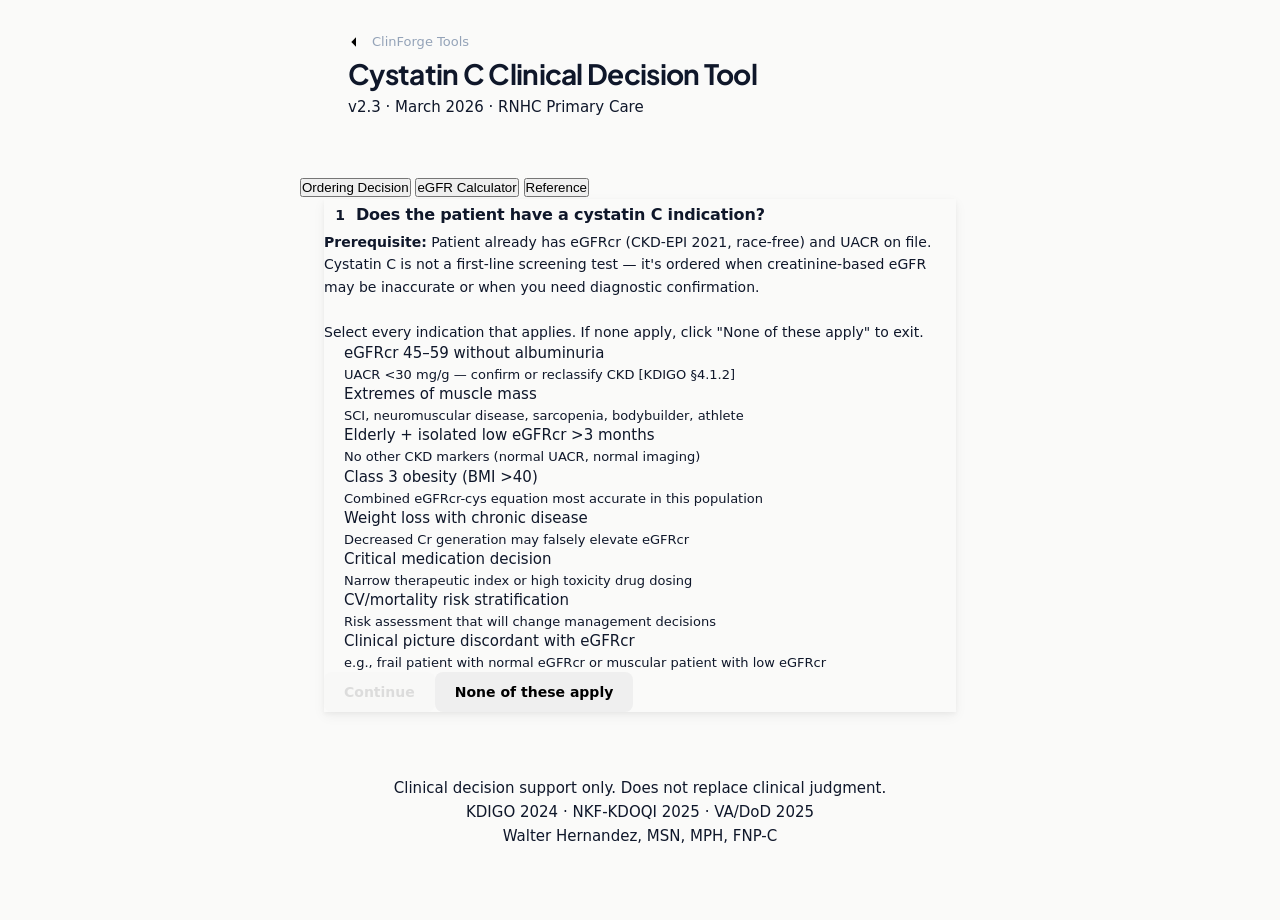
<file: cystatin-c.html>
<!DOCTYPE html>
<html lang="en">
<head>
<meta charset="UTF-8">
<meta name="viewport" content="width=device-width, initial-scale=1.0">
<meta name="robots" content="noindex, nofollow">
<title>Cystatin C Ordering Decision Tool — ClinForge</title>
<link rel="icon" href="data:image/svg+xml,<svg xmlns='http://www.w3.org/2000/svg' viewBox='0 0 100 100'><text y='.9em' font-size='90'>⚙️</text></svg>">
<link rel="preconnect" href="https://fonts.googleapis.com">
<link rel="preconnect" href="https://fonts.gstatic.com" crossorigin>
<link href="https://fonts.googleapis.com/css2?family=Plus+Jakarta+Sans:wght@500;600;700;800&family=DM+Sans:opsz,wght@9..40,400;9..40,500;9..40,600;9..40,700&family=JetBrains+Mono:wght@400;500&display=swap" rel="stylesheet">
<link rel="stylesheet" href="styles.css">
<style>
/* === Cystatin C page-specific styles === */
.panel{display:none}
.panel.active{display:block}

/* Steps */
.step{background:var(--c-surface);border-radius:var(--r-md);box-shadow:var(--shadow-sm);margin-bottom:var(--s-4);overflow:hidden;border:1px solid var(--c-border);transition:box-shadow var(--duration-normal)}
.step.active{box-shadow:var(--shadow-md);border-color:var(--c-border-strong)}
.step.completed{opacity:.55}
.step.completed .step-body{display:none}
.step.hidden{display:none}
.step-header{padding:var(--s-4) var(--s-5);display:flex;align-items:center;gap:var(--s-3);cursor:pointer;user-select:none}
.step-number{width:32px;height:32px;border-radius:50%;background:var(--c-navy);color:var(--c-text-inverse);display:flex;align-items:center;justify-content:center;font-size:.875rem;font-weight:700;flex-shrink:0;transition:background var(--duration-normal)}
.step.completed .step-number{background:var(--c-success)}
.step.completed .step-number::after{content:'✓'}
.step.completed .step-number span{display:none}
.step-title{font-family:var(--font-heading);font-size:1rem;font-weight:600;color:var(--c-navy);flex:1;letter-spacing:-0.01em}
.step.completed .step-title{color:var(--c-text-tertiary)}
.step-edit{font-size:.8125rem;color:var(--c-accent);font-weight:600;cursor:pointer;display:none;padding:var(--s-1) var(--s-2);border-radius:var(--r-sm);transition:background var(--duration-fast)}
.step-edit:hover{background:var(--c-accent-subtle)}
.step.completed .step-edit{display:block}
.step-body{padding:0 var(--s-5) var(--s-5)}
.step-desc{font-size:.875rem;color:var(--c-text-secondary);margin-bottom:var(--s-4);line-height:1.6}

/* Options */
.option-group{display:flex;flex-direction:column;gap:var(--s-2)}
.option{display:flex;align-items:flex-start;gap:var(--s-3);padding:var(--s-3) var(--s-4);border:1.5px solid var(--c-border-strong);border-radius:var(--r-sm);cursor:pointer;transition:all var(--duration-fast)}
.option:hover{border-color:var(--c-accent);background:var(--c-accent-subtle)}
.option.selected{border-color:var(--c-accent);background:var(--c-accent-muted)}
.option.contra:hover{border-color:var(--c-danger);background:var(--c-danger-light)}
.option.contra.selected{border-color:var(--c-danger);background:var(--c-danger-light)}
.option input[type="checkbox"]{display:none}
.check-box{width:20px;height:20px;border:2px solid var(--c-border-strong);border-radius:4px;flex-shrink:0;margin-top:1px;display:flex;align-items:center;justify-content:center;transition:all var(--duration-fast);font-size:.7rem;color:#fff}
.option.selected .check-box{background:var(--c-accent);border-color:var(--c-accent)}
.option.contra.selected .check-box{background:var(--c-danger);border-color:var(--c-danger)}
.option.selected .check-box::after{content:'✓'}
.option-label{font-size:.9375rem;font-weight:500;color:var(--c-text);line-height:1.4}
.option-detail{font-size:.8125rem;color:var(--c-text-tertiary);margin-top:2px;line-height:1.4}

/* Buttons */
.btn-row{margin-top:var(--s-5);display:flex;gap:var(--s-3);flex-wrap:wrap}

/* Result */
.result{border-radius:var(--r-md);padding:var(--s-5);margin-bottom:var(--s-4);border-left:5px solid;box-shadow:var(--shadow-sm);animation:fadeSlideUp .4s ease}
.result-order{background:var(--c-success-light);border-color:var(--c-success)}
.result-stop{background:var(--c-surface);border-color:var(--c-border-strong)}
.result-caution{background:var(--c-warning-light);border-color:var(--c-warning)}
.result h3{font-family:var(--font-heading);font-size:1.0625rem;font-weight:700;margin-bottom:var(--s-2);letter-spacing:-0.01em}
.result-order h3{color:#166534}
.result-stop h3{color:var(--c-text-secondary)}
.result-caution h3{color:#92400E}
.result p{font-size:.875rem;color:var(--c-text-secondary);line-height:1.6}
.reset-row{text-align:center;margin:var(--s-5) 0}

/* Calculator */
.calc-card{background:var(--c-surface);border:1px solid var(--c-border);border-radius:var(--r-md);box-shadow:var(--shadow-sm);overflow:hidden}
.calc-header{background:var(--c-navy);padding:var(--s-5) var(--s-6);color:var(--c-text-inverse)}
.calc-header h2{font-family:var(--font-heading);font-size:1.125rem;font-weight:700;margin-bottom:var(--s-1);letter-spacing:-0.02em}
.calc-header p{font-size:.8125rem;opacity:.7}
.calc-body{padding:var(--s-6)}
.calc-row{display:flex;gap:var(--s-4);margin-bottom:var(--s-4);flex-wrap:wrap}
.calc-field{flex:1;min-width:140px}
.calc-field label{display:block;font-size:.8125rem;font-weight:600;color:var(--c-text-secondary);margin-bottom:var(--s-1);text-transform:uppercase;letter-spacing:.03em}
.calc-field input,.calc-field select{width:100%;padding:var(--s-3) var(--s-4);border:1px solid var(--c-border-strong);border-radius:var(--r-sm);font-family:var(--font-body);font-size:.9375rem;color:var(--c-text);background:var(--c-surface-alt);transition:border-color var(--duration-fast)}
.calc-field input:focus,.calc-field select:focus{outline:none;border-color:var(--c-accent);background:var(--c-surface);box-shadow:0 0 0 3px rgba(13,148,136,.12)}
.calc-field input::placeholder{color:var(--c-text-tertiary)}
.calc-btn-row{display:flex;gap:var(--s-3);margin-top:var(--s-5);flex-wrap:wrap}
.calc-results{margin-top:var(--s-5);display:none}
.calc-results.show{display:block}
.egfr-result{display:flex;align-items:center;justify-content:space-between;padding:var(--s-3) var(--s-4);border-radius:var(--r-sm);margin-bottom:var(--s-2);border-left:4px solid}
.egfr-result .label{font-size:.875rem;font-weight:500;color:var(--c-text-secondary)}
.egfr-result .value{font-family:var(--font-mono);font-size:1.25rem;font-weight:600}
.egfr-result .unit{font-size:.75rem;color:var(--c-text-tertiary);margin-left:var(--s-1);font-family:var(--font-body)}
.egfr-cr{border-color:var(--c-navy);background:var(--c-surface-alt)}
.egfr-cr .value{color:var(--c-navy)}
.egfr-crcys{border-color:var(--c-accent);background:var(--c-info-light)}
.egfr-crcys .value{color:var(--c-accent)}
.egfr-cys{border-color:var(--c-purple);background:var(--c-purple-light)}
.egfr-cys .value{color:var(--c-purple)}
.calc-stage{margin-top:var(--s-3);padding:var(--s-3) var(--s-4);border-radius:var(--r-sm);font-size:.875rem;line-height:1.5}
.stage-ok{background:var(--c-success-light);color:#166534}
.stage-mild{background:var(--c-warning-light);color:#92400E}
.stage-mod{background:var(--c-warning-light);color:var(--c-warning)}
.stage-severe{background:var(--c-danger-light);color:#991B1B}
.calc-note{margin-top:var(--s-3);font-size:.8125rem;color:var(--c-text-tertiary);line-height:1.5}
.nkf-link{display:inline-flex;align-items:center;gap:var(--s-2);margin-top:var(--s-4);padding:var(--s-2) var(--s-3);background:var(--c-accent-subtle);border:1px solid var(--c-accent);border-radius:var(--r-sm);color:var(--c-accent);font-size:.8125rem;font-weight:600;text-decoration:none;transition:all var(--duration-fast)}
.nkf-link:hover{background:var(--c-accent);color:var(--c-text-inverse)}

/* Reference tables */
.conf-table{width:100%;border-collapse:collapse;font-size:.8125rem;margin-top:var(--s-2)}
.conf-table th{background:var(--c-navy);color:var(--c-text-inverse);padding:var(--s-2) var(--s-3);text-align:left;font-weight:600;font-size:.75rem;text-transform:uppercase;letter-spacing:.03em}
.conf-table td{padding:var(--s-2) var(--s-3);border-bottom:1px solid var(--c-border);color:var(--c-text-secondary);line-height:1.4}
.conf-table tr:nth-child(even) td{background:var(--c-surface-alt)}
.conf-table .factor{font-weight:600;color:var(--c-text)}
.conf-table .up{color:var(--c-danger);font-weight:600}
.conf-table .down{color:var(--c-accent);font-weight:600}

/* Med items */
.med-item{padding:var(--s-3) 0;border-bottom:1px solid var(--c-border)}
.med-item:last-child{border-bottom:none}
.med-name{font-weight:600;color:var(--c-navy);font-size:.875rem}
.med-detail{font-size:.8125rem;color:var(--c-text-secondary);margin-top:2px;line-height:1.4}

/* Refs */
.refs-label{font-size:.8125rem;font-weight:600;color:var(--c-text-tertiary);margin-top:var(--s-6);margin-bottom:var(--s-1);text-transform:uppercase;letter-spacing:.04em}
.refs-list{font-size:.75rem;color:var(--c-text-tertiary);line-height:1.7}

@media(max-width:640px){
  .calc-row{flex-direction:column}
  .conf-table{font-size:.75rem}
  .conf-table th,.conf-table td{padding:var(--s-1) var(--s-2)}
  .tab-btn{padding:var(--s-3) var(--s-2);font-size:.8125rem}
}
</style>
</head>
<body>

<!-- Header -->
<div class="container" style="padding-top:var(--s-4)">
  <div class="tool-header">
    <a href="index.html" class="back-link">
      <svg viewBox="0 0 24 24"><path d="M19 12H5"/><path d="m12 19-7-7 7-7"/></svg>
      ClinForge Tools
    </a>
    <h1>Cystatin C Clinical Decision Tool</h1>
    <div class="tool-meta">v2.3 <span>·</span> March 2026 <span>·</span> RNHC Primary Care</div>
  </div>
</div>

<!-- Nav tabs -->
<div class="tab-bar" style="max-width:680px;margin:0 auto">
  <button class="tab-btn active" onclick="switchPanel('decision')">Ordering Decision</button>
  <button class="tab-btn" onclick="switchPanel('calculator')">eGFR Calculator</button>
  <button class="tab-btn" onclick="switchPanel('reference')">Reference</button>
</div>

<div class="container" style="padding-top:var(--s-6);padding-bottom:var(--s-12)">

<!-- PANEL 1: DECISION WALKTHROUGH -->
<div class="panel active" id="panel-decision">

  <!-- Step 1 -->
  <div class="step active" id="step1">
    <div class="step-header" onclick="editStep(1)">
      <div class="step-number"><span>1</span></div>
      <div class="step-title">Does the patient have a cystatin C indication?</div>
      <div class="step-edit">Edit</div>
    </div>
    <div class="step-body">
      <div class="step-desc">
        <strong>Prerequisite:</strong> Patient already has eGFRcr (CKD-EPI 2021, race-free) and UACR on file. Cystatin C is not a first-line screening test — it's ordered when creatinine-based eGFR may be inaccurate or when you need diagnostic confirmation.<br><br>
        Select every indication that applies. If none apply, click "None of these apply" to exit.
      </div>
      <div class="option-group" id="indications">
        <div class="option" onclick="toggleOption(this)"><input type="checkbox" value="egfr45"><div class="check-box"></div><div><div class="option-label">eGFRcr 45–59 without albuminuria</div><div class="option-detail">UACR &lt;30 mg/g — confirm or reclassify CKD [KDIGO §4.1.2]</div></div></div>
        <div class="option" onclick="toggleOption(this)"><input type="checkbox" value="muscle"><div class="check-box"></div><div><div class="option-label">Extremes of muscle mass</div><div class="option-detail">SCI, neuromuscular disease, sarcopenia, bodybuilder, athlete</div></div></div>
        <div class="option" onclick="toggleOption(this)"><input type="checkbox" value="elderly"><div class="check-box"></div><div><div class="option-label">Elderly + isolated low eGFRcr &gt;3 months</div><div class="option-detail">No other CKD markers (normal UACR, normal imaging)</div></div></div>
        <div class="option" onclick="toggleOption(this)"><input type="checkbox" value="obesity"><div class="check-box"></div><div><div class="option-label">Class 3 obesity (BMI &gt;40)</div><div class="option-detail">Combined eGFRcr-cys equation most accurate in this population</div></div></div>
        <div class="option" onclick="toggleOption(this)"><input type="checkbox" value="weightloss"><div class="check-box"></div><div><div class="option-label">Weight loss with chronic disease</div><div class="option-detail">Decreased Cr generation may falsely elevate eGFRcr</div></div></div>
        <div class="option" onclick="toggleOption(this)"><input type="checkbox" value="meds"><div class="check-box"></div><div><div class="option-label">Critical medication decision</div><div class="option-detail">Narrow therapeutic index or high toxicity drug dosing</div></div></div>
        <div class="option" onclick="toggleOption(this)"><input type="checkbox" value="cvrisk"><div class="check-box"></div><div><div class="option-label">CV/mortality risk stratification</div><div class="option-detail">Risk assessment that will change management decisions</div></div></div>
        <div class="option" onclick="toggleOption(this)"><input type="checkbox" value="discordant"><div class="check-box"></div><div><div class="option-label">Clinical picture discordant with eGFRcr</div><div class="option-detail">e.g., frail patient with normal eGFRcr or muscular patient with low eGFRcr</div></div></div>
      </div>
      <div class="btn-row">
        <button class="btn btn-primary" id="btn-step1" onclick="completeStep1()" disabled>Continue</button>
        <button class="btn btn-ghost" onclick="noIndications()">None of these apply</button>
      </div>
    </div>
  </div>

  <!-- Step 2 -->
  <div class="step hidden" id="step2">
    <div class="step-header" onclick="editStep(2)">
      <div class="step-number"><span>2</span></div>
      <div class="step-title">Are any contraindications present?</div>
      <div class="step-edit">Edit</div>
    </div>
    <div class="step-body">
      <div class="step-desc">These conditions confound cystatin C. If present, results may be unreliable.</div>
      <div class="option-group" id="contras">
        <div class="option contra" onclick="toggleOption(this)"><input type="checkbox" value="aki"><div class="check-box"></div><div><div class="option-label">Acute kidney injury</div><div class="option-detail">Not validated for rapid changes in kidney function</div></div></div>
        <div class="option contra" onclick="toggleOption(this)"><input type="checkbox" value="thyroid"><div class="check-box"></div><div><div class="option-label">Uncontrolled thyroid disease</div><div class="option-detail">Hyper → falsely ↑ CysC; Hypo → falsely ↓ CysC</div></div></div>
        <div class="option contra" onclick="toggleOption(this)"><input type="checkbox" value="steroids"><div class="check-box"></div><div><div class="option-label">High-dose corticosteroids</div><div class="option-detail">Dose-dependent ↑ CysC production</div></div></div>
        <div class="option contra" onclick="toggleOption(this)"><input type="checkbox" value="inflammation"><div class="check-box"></div><div><div class="option-label">Active systemic inflammation / elevated CRP</div><div class="option-detail">Cytokine-mediated ↑ CysC production</div></div></div>
        <div class="option contra" onclick="toggleOption(this)"><input type="checkbox" value="pregnancy"><div class="check-box"></div><div><div class="option-label">Pregnancy</div><div class="option-detail">Not validated; physiological changes confound interpretation</div></div></div>
      </div>
      <div class="btn-row">
        <button class="btn btn-primary" onclick="completeStep2(true)">None — proceed with order</button>
        <button class="btn btn-ghost" id="btn-step2-contra" onclick="completeStep2(false)" style="display:none">Continue with contraindications</button>
      </div>
    </div>
  </div>

  <div id="result-area"></div>

  <div id="ref-sections-inline" style="display:none;margin-top:var(--s-6)">
    <div style="font-size:.8125rem;text-transform:uppercase;letter-spacing:.05em;color:var(--c-text-tertiary);font-weight:600;margin-bottom:var(--s-2)">Quick Actions</div>
    <div class="btn-row" style="margin-top:0">
      <button class="btn btn-accent" onclick="switchPanel('calculator')">Open eGFR Calculator</button>
      <a class="nkf-link" href="https://www.kidney.org/professionals/gfr_calculator" target="_blank" rel="noopener">NKF Calculator (backup)</a>
    </div>
  </div>

</div>

<!-- PANEL 2: eGFR CALCULATOR -->
<div class="panel" id="panel-calculator">

  <div class="calc-card">
    <div class="calc-header">
      <h2>CKD-EPI 2021 eGFR Calculator</h2>
      <p>Race-free equations · Enter creatinine and/or cystatin C</p>
    </div>
    <div class="calc-body">
      <div class="calc-row">
        <div class="calc-field">
          <label>Age (years)</label>
          <input type="number" id="calc-age" min="18" max="120" placeholder="e.g. 65">
        </div>
        <div class="calc-field">
          <label>Sex</label>
          <select id="calc-sex"><option value="">Select</option><option value="F">Female</option><option value="M">Male</option></select>
        </div>
      </div>
      <div class="calc-row">
        <div class="calc-field">
          <label>Serum Creatinine (mg/dL)</label>
          <input type="number" id="calc-cr" step="0.01" min="0" placeholder="e.g. 1.2">
        </div>
        <div class="calc-field">
          <label>Serum Cystatin C (mg/L)</label>
          <input type="number" id="calc-cys" step="0.01" min="0" placeholder="e.g. 1.1">
        </div>
      </div>

      <div class="calc-row" id="bsa-row" style="display:none">
        <div class="calc-field">
          <label>Height (inches)</label>
          <input type="number" id="calc-ht" step="0.1" min="0" placeholder="e.g. 68">
        </div>
        <div class="calc-field">
          <label>Weight (lbs)</label>
          <input type="number" id="calc-wt" step="0.1" min="0" placeholder="e.g. 180">
        </div>
      </div>

      <div style="margin-top:var(--s-2)">
        <label style="display:flex;align-items:center;gap:var(--s-2);font-size:.8125rem;color:var(--c-text-secondary);cursor:pointer;text-transform:none;letter-spacing:0">
          <input type="checkbox" id="calc-bsa-toggle" onchange="toggleBSA()" style="accent-color:var(--c-accent)">
          <span>Adjust for BSA (for medication dosing — DuBois method)</span>
        </label>
      </div>

      <div class="calc-btn-row">
        <button class="btn btn-primary" onclick="calculateEGFR()">Calculate</button>
        <button class="btn btn-ghost" onclick="clearCalc()">Clear</button>
      </div>

      <div class="calc-results" id="calc-results"></div>

      <div class="calc-note">
        Equations: CKD-EPI 2021 (Inker et al., NEJM 2021). Standardized assays assumed.<br>
        <a class="nkf-link" href="https://www.kidney.org/professionals/gfr_calculator" target="_blank" rel="noopener" style="margin-top:var(--s-3)">NKF eGFR Calculator — verify results</a>
      </div>
    </div>
  </div>

</div>

<!-- PANEL 3: REFERENCE -->
<div class="panel" id="panel-reference">

  <!-- Confounders -->
  <div class="ref-section open">
    <button class="ref-toggle" onclick="toggleRef(this)">
      <div class="ref-toggle-left"><div class="ref-icon" style="background:var(--c-purple-light);color:var(--c-purple)">⚗</div><div class="ref-toggle-title">Non-GFR Confounders Table</div></div>
      <div class="ref-chevron">▼</div>
    </button>
    <div class="ref-content">
      <table class="conf-table">
        <thead><tr><th>Factor</th><th>Cr Effect</th><th>CysC Effect</th><th>Implication</th></tr></thead>
        <tbody>
          <tr><td class="factor">Hyperthyroidism</td><td>—</td><td class="up">↑ production</td><td>Underestimates GFR. Avoid CysC.</td></tr>
          <tr><td class="factor">Hypothyroidism</td><td>—</td><td class="down">↓ production</td><td>Overestimates GFR. Avoid CysC.</td></tr>
          <tr><td class="factor">Corticosteroids</td><td class="down">↓ Cr</td><td class="up">↑ production</td><td>Underestimates GFR. Combined eq. cautiously.</td></tr>
          <tr><td class="factor">Chronic inflammation</td><td class="down">↓ (wasting)</td><td class="up">↑ production</td><td>Underestimates GFR. Consider combined eq.</td></tr>
          <tr><td class="factor">Obesity</td><td>—</td><td class="up">↑ production</td><td>Underestimates GFR. Combined eq. preferred.</td></tr>
          <tr><td class="factor">Smoking</td><td>—</td><td class="up">↑ (inflam.)</td><td>Underestimates GFR. Interpret cautiously.</td></tr>
          <tr><td class="factor">High muscle mass</td><td class="up">↑ production</td><td>—</td><td>Cr overestimates dysfunction. CysC preferred.</td></tr>
          <tr><td class="factor">Low muscle / sarcopenia</td><td class="down">↓ production</td><td>—</td><td>Cr overestimates GFR. CysC preferred.</td></tr>
        </tbody>
      </table>
    </div>
  </div>

  <!-- Med dosing -->
  <div class="ref-section">
    <button class="ref-toggle" onclick="toggleRef(this)">
      <div class="ref-toggle-left"><div class="ref-icon" style="background:var(--c-warning-light);color:var(--c-warning)">💊</div><div class="ref-toggle-title">Medication Dosing with eGFRcr-cys</div></div>
      <div class="ref-chevron">▼</div>
    </button>
    <div class="ref-content">
      <div style="font-size:.8125rem;color:var(--c-text-secondary);margin-bottom:var(--s-3)">Use eGFRcr-cys when GFR accuracy is critical for dosing:</div>
      <div class="med-item"><div class="med-name">DOACs</div><div class="med-detail">Apixaban, rivaroxaban, dabigatran, edoxaban — underdose → thrombosis; overdose → bleeding</div></div>
      <div class="med-item"><div class="med-name">Metformin</div><div class="med-detail">Borderline eGFRcr 30–45: confirm with eGFRcr-cys before discontinuing or continuing</div></div>
      <div class="med-item"><div class="med-name">Vancomycin</div><div class="med-detail">Elimination better predicted by CysC equations, especially elderly or low muscle mass</div></div>
      <div class="med-item"><div class="med-name">Digoxin</div><div class="med-detail">Narrow TI, renally cleared — use eGFRcr-cys when Cr unreliable</div></div>
      <div class="med-item"><div class="med-name">Gabapentin / Pregabalin</div><div class="med-detail">Renally cleared — use eGFRcr-cys in borderline ranges</div></div>
      <div class="med-item"><div class="med-name">Nephrotoxic agents</div><div class="med-detail">Aminoglycosides, cisplatin, high-dose MTX — accurate GFR critical</div></div>
      <div class="alert alert-warn" style="margin-top:var(--s-3)"><strong>BSA adjustment:</strong> At extremes of body size, de-index eGFR = eGFR × (patient BSA ÷ 1.73). Use the calculator's BSA option.</div>
    </div>
  </div>

  <!-- Interpretation -->
  <div class="ref-section">
    <button class="ref-toggle" onclick="toggleRef(this)">
      <div class="ref-toggle-left"><div class="ref-icon" style="background:var(--c-info-light);color:var(--c-accent)">📊</div><div class="ref-toggle-title">Interpreting Results & Discordance</div></div>
      <div class="ref-chevron">▼</div>
    </button>
    <div class="ref-content">
      <div style="font-size:.875rem;color:var(--c-text-secondary);line-height:1.6">
        <p style="margin-bottom:var(--s-3)"><strong style="color:var(--c-navy)">Always use eGFRcr-cys</strong> (CKD-EPI 2021 combined equation) — most accurate for most patients.</p>
        <p style="margin-bottom:var(--s-3)"><strong style="color:var(--c-success)">eGFRcr 45–59 pathway:</strong> If eGFRcr-cys or eGFRcys &gt;60 → may NOT have CKD, reclassify. If ≤60 → CKD confirmed, stage with eGFRcr-cys.</p>
        <p style="margin-bottom:var(--s-3)"><strong style="color:var(--c-purple)">Discordance (&gt;15–20%):</strong> Use combined equation — never rely on single marker. Investigate confounders. eGFRcys &lt;&lt; eGFRcr = independent CV risk factor.</p>
        <p>If combined equation still discordant with clinical picture → consider measured GFR (iohexol clearance) or timed urine CrCl.</p>
      </div>
    </div>
  </div>

  <!-- Monitoring -->
  <div class="ref-section">
    <button class="ref-toggle" onclick="toggleRef(this)">
      <div class="ref-toggle-left"><div class="ref-icon" style="background:var(--c-navy);color:var(--c-text-inverse)">📋</div><div class="ref-toggle-title">Monitoring & Referral</div></div>
      <div class="ref-chevron">▼</div>
    </button>
    <div class="ref-content">
      <div style="font-size:.875rem;color:var(--c-text-secondary);line-height:1.7">
        <p style="margin-bottom:var(--s-1)">• eGFRcr-cys ≥60 + no albuminuria → CKD unlikely. Routine monitoring not required.</p>
        <p style="margin-bottom:var(--s-1)">• eGFRcr-cys &lt;60 → Stage per KDIGO. G3a/A1 = annual monitoring.</p>
        <p style="margin-bottom:var(--s-1)">• CKD G3+: annual Hgb. CKD G3a–5: periodic Ca, PO₄, vitamin D, PTH.</p>
        <p><strong style="color:var(--c-danger)">Refer to Nephrology:</strong> eGFR &lt;30, UACR &gt;300, rapid decline (&gt;5 mL/min/yr), unexplained hematuria, refractory HTN, suspected glomerular disease.</p>
      </div>
    </div>
  </div>

  <!-- References -->
  <div class="refs-label" style="margin-top:var(--s-6)">Key References</div>
  <div class="refs-list">
    [1] KDIGO 2024 CKD Guideline. Kidney Int. 2024;105(4S):S117–S314.<br>
    [2] NKF-KDOQI US Commentary. Navaneethan et al. AJKD. 2025;85(2):135–176.<br>
    [3] VA/DoD CKD Guideline 2025. Brown et al.<br>
    [4] Levey et al. NEJM. 2022;386(22):2120–2128.<br>
    [5] Inker et al. NEJM. 2021;385:1737–1749. (CKD-EPI 2021 equations)<br>
    [6] Fu et al. JASN. 2023;34(7):1241–1251.<br>
    [7] Estrella et al. JAMA. 2025;334(21):1915–1926.
  </div>

</div>

</div>

<footer class="site-footer">
  <div class="container">
    <p class="disclaimer">Clinical decision support only. Does not replace clinical judgment.<br>KDIGO 2024 · NKF-KDOQI 2025 · VA/DoD 2025</p>
    <p class="footer-author">Walter Hernandez, MSN, MPH, FNP-C</p>
  </div>
</footer>

<script>
// ═══════════════════════════════════════
// NAV
// ═══════════════════════════════════════
function switchPanel(name) {
  document.querySelectorAll('.panel').forEach(p => p.classList.remove('active'));
  document.querySelectorAll('.tab-btn').forEach(t => t.classList.remove('active'));
  document.getElementById('panel-' + name).classList.add('active');
  const tabs = document.querySelectorAll('.tab-btn');
  const map = {decision:0, calculator:1, reference:2};
  tabs[map[name]].classList.add('active');
  window.scrollTo({top:0,behavior:'smooth'});
}

// ═══════════════════════════════════════
// DECISION WALKTHROUGH
// ═══════════════════════════════════════
let state = {indications:[],contras:[],step:1};

function toggleOption(el) {
  event.preventDefault();
  event.stopPropagation();
  el.classList.toggle('selected');
  const cb = el.querySelector('input[type="checkbox"]');
  cb.checked = el.classList.contains('selected');

  if (el.closest('#step1')) {
    document.getElementById('btn-step1').disabled = document.querySelectorAll('#indications .option.selected').length === 0;
  }
  if (el.closest('#step2')) {
    document.getElementById('btn-step2-contra').style.display = document.querySelectorAll('#contras .option.selected').length > 0 ? 'block' : 'none';
  }
}

function getSelected(id) {
  return Array.from(document.querySelectorAll('#'+id+' .option.selected input')).map(i=>i.value);
}

function completeStep1() {
  state.indications = getSelected('indications');
  if (!state.indications.length) return;
  document.getElementById('step1').classList.remove('active');
  document.getElementById('step1').classList.add('completed');
  document.getElementById('step2').classList.remove('hidden');
  document.getElementById('step2').classList.add('active');
  state.step = 2;
  document.getElementById('step2').scrollIntoView({behavior:'smooth',block:'center'});
}

function noIndications() {
  state.indications = [];
  document.getElementById('step1').classList.remove('active');
  document.getElementById('step1').classList.add('completed');
  showResult('stop');
}

function completeStep2(noContras) {
  state.contras = getSelected('contras');
  document.getElementById('step2').classList.remove('active');
  document.getElementById('step2').classList.add('completed');
  showResult(noContras || !state.contras.length ? 'order' : 'caution');
}

const indMap = {egfr45:'eGFRcr 45–59 without albuminuria',muscle:'Extremes of muscle mass',elderly:'Elderly + isolated low eGFRcr',obesity:'Class 3 obesity (BMI >40)',weightloss:'Weight loss with chronic disease',meds:'Critical medication decision',cvrisk:'CV/mortality risk stratification',discordant:'Clinical picture discordant with eGFRcr'};
const conMap = {aki:'Acute kidney injury',thyroid:'Uncontrolled thyroid disease',steroids:'High-dose corticosteroids',inflammation:'Active systemic inflammation',pregnancy:'Pregnancy'};

function showResult(type) {
  const area = document.getElementById('result-area');
  let h = '';
  if (type==='stop') {
    h = '<div class="result result-stop"><h3>→ Use standard eGFRcr. No cystatin C needed.</h3><p>No guideline-endorsed indication identified. Continue routine monitoring with eGFRcr (CKD-EPI 2021) + UACR.</p></div>';
  } else if (type==='order') {
    const hasE = state.indications.includes('egfr45');
    h = '<div class="result result-order"><h3>✓ Order Cystatin C</h3><p><strong>Indication(s):</strong> '+state.indications.map(v=>indMap[v]).join(', ')+'</p>'+(hasE?'<p style="margin-top:.5rem"><strong>Next step:</strong> Calculate eGFRcr-cys. If &gt;60 → may not have CKD (reclassify). If ≤60 → CKD confirmed (stage with eGFRcr-cys).</p>':'<p style="margin-top:.5rem"><strong>Next step:</strong> Use eGFRcr-cys (combined equation) for staging, dosing, and management.</p>')+'</div>';
  } else {
    h = '<div class="result result-caution"><h3>⚠ Order with caution — confounders present</h3><p><strong>Indication(s):</strong> '+state.indications.map(v=>indMap[v]).join(', ')+'</p><p style="margin-top:.4rem"><strong>Confounder(s):</strong> '+state.contras.map(v=>conMap[v]).join(', ')+'</p><p style="margin-top:.5rem">Results may be unreliable. <strong>Document limitations explicitly</strong> and use combined equation with caution. Consider measured GFR for critical decisions.</p></div>';
  }
  area.innerHTML = h;

  document.getElementById('ref-sections-inline').style.display = 'block';

  if (!document.getElementById('reset-row')) {
    const d = document.createElement('div');
    d.className='reset-row'; d.id='reset-row';
    d.innerHTML='<button class="btn btn-ghost" onclick="resetAll()">↻ Start Over</button>';
    document.getElementById('ref-sections-inline').before(d);
  }
  area.scrollIntoView({behavior:'smooth',block:'center'});
}

function editStep(n) {
  const s = document.getElementById('step'+n);
  if (!s.classList.contains('completed')) return;
  for (let i=n;i<=2;i++){
    const el=document.getElementById('step'+i);
    if(el){el.classList.remove('completed','hidden');i===n?el.classList.add('active'):el.classList.add('hidden');el.classList.remove('active');if(i===n)el.classList.add('active');}
  }
  document.getElementById('result-area').innerHTML='';
  document.getElementById('ref-sections-inline').style.display='none';
  const r=document.getElementById('reset-row'); if(r)r.remove();
}

function resetAll() {
  document.querySelectorAll('.option.selected').forEach(el=>{el.classList.remove('selected');el.querySelector('input').checked=false});
  document.getElementById('btn-step1').disabled=true;
  document.getElementById('btn-step2-contra').style.display='none';
  document.getElementById('step1').className='step active';
  document.getElementById('step2').className='step hidden';
  document.getElementById('result-area').innerHTML='';
  document.getElementById('ref-sections-inline').style.display='none';
  const r=document.getElementById('reset-row'); if(r)r.remove();
  state={indications:[],contras:[],step:1};
  window.scrollTo({top:0,behavior:'smooth'});
}

function toggleRef(btn){btn.closest('.ref-section').classList.toggle('open')}

// ═══════════════════════════════════════
// eGFR CALCULATOR — CKD-EPI 2021
// ═══════════════════════════════════════

function toggleBSA() {
  document.getElementById('bsa-row').style.display = document.getElementById('calc-bsa-toggle').checked ? 'flex' : 'none';
}

function calculateEGFR() {
  const age = parseFloat(document.getElementById('calc-age').value);
  const sex = document.getElementById('calc-sex').value;
  const cr = parseFloat(document.getElementById('calc-cr').value);
  const cys = parseFloat(document.getElementById('calc-cys').value);
  const doBSA = document.getElementById('calc-bsa-toggle').checked;

  if (!age || !sex || (isNaN(cr) && isNaN(cys))) {
    alert('Enter age, sex, and at least one biomarker (creatinine or cystatin C).');
    return;
  }

  let bsa = null;
  if (doBSA) {
    const ht = parseFloat(document.getElementById('calc-ht').value);
    const wt = parseFloat(document.getElementById('calc-wt').value);
    if (!ht || !wt) { alert('Enter height and weight for BSA adjustment.'); return; }
    const htCm = ht * 2.54;
    const wtKg = wt * 0.453592;
    bsa = 0.007184 * Math.pow(htCm, 0.725) * Math.pow(wtKg, 0.425); // DuBois
  }

  const isFemale = sex === 'F';
  const kappa = isFemale ? 0.7 : 0.9;
  const alpha_cr = isFemale ? -0.241 : -0.302;
  const sexCoef_cr = isFemale ? 1.012 : 1;

  let results = [];

  // eGFRcr (2021 CKD-EPI creatinine)
  if (!isNaN(cr) && cr > 0) {
    const scrK = cr / kappa;
    const eGFRcr = 142 * Math.pow(Math.min(scrK,1), alpha_cr) * Math.pow(Math.max(scrK,1), -1.200) * Math.pow(0.9938, age) * sexCoef_cr;
    results.push({label:'eGFRcr (creatinine only)', value: eGFRcr, cls:'egfr-cr'});
  }

  // eGFRcr-cys (2021 CKD-EPI creatinine-cystatin C)
  if (!isNaN(cr) && cr > 0 && !isNaN(cys) && cys > 0) {
    const scrK = cr / kappa;
    const alpha_crcys = isFemale ? -0.219 : -0.144;
    const sexCoef_crcys = isFemale ? 0.963 : 1;
    const scysK = cys / 0.8;
    const eGFRcrcys = 135 * Math.pow(Math.min(scrK,1), alpha_crcys) * Math.pow(Math.max(scrK,1), -0.544) * Math.pow(Math.min(scysK,1), -0.323) * Math.pow(Math.max(scysK,1), -0.778) * Math.pow(0.9961, age) * sexCoef_crcys;
    results.push({label:'eGFRcr-cys (combined)', value: eGFRcrcys, cls:'egfr-crcys'});
  }

  // eGFRcys (2012 CKD-EPI cystatin C)
  if (!isNaN(cys) && cys > 0) {
    const scysK = cys / 0.8;
    const sexCoef_cys = isFemale ? 0.932 : 1;
    const eGFRcys = 133 * Math.pow(Math.min(scysK,1), -0.499) * Math.pow(Math.max(scysK,1), -1.328) * Math.pow(0.996, age) * sexCoef_cys;
    results.push({label:'eGFRcys (cystatin C only)', value: eGFRcys, cls:'egfr-cys'});
  }

  if (!results.length) { alert('Enter at least one valid biomarker value.'); return; }

  // Apply BSA adjustment if requested
  if (bsa) {
    results = results.map(r => ({...r, valueRaw: r.value, value: r.value * bsa / 1.73}));
  }

  // Render
  let html = '';
  results.forEach(r => {
    const v = Math.round(r.value);
    const unit = bsa ? 'mL/min' : 'mL/min/1.73m²';
    html += `<div class="egfr-result ${r.cls}"><div class="label">${r.label}</div><div><span class="value">${v}</span><span class="unit">${unit}</span></div></div>`;
  });

  if (bsa) {
    html += `<div style="font-size:.8125rem;color:var(--c-text-tertiary);margin-top:var(--s-1)">BSA: ${bsa.toFixed(2)} m² · Values are BSA-adjusted (absolute GFR for drug dosing)</div>`;
  }

  // CKD staging based on best available (prefer combined)
  const best = results.find(r=>r.cls==='egfr-crcys') || results.find(r=>r.cls==='egfr-cr') || results[0];
  const gfr = Math.round(best.value);
  let stageHtml = '';
  if (gfr >= 90) stageHtml = `<div class="calc-stage stage-ok"><strong>G1</strong> — Normal or high (≥90). ${gfr >= 60 ? 'Not CKD unless albuminuria or other kidney damage present.' : ''}</div>`;
  else if (gfr >= 60) stageHtml = `<div class="calc-stage stage-ok"><strong>G2</strong> — Mildly decreased (60–89). Not CKD unless albuminuria or other kidney damage present.</div>`;
  else if (gfr >= 45) stageHtml = `<div class="calc-stage stage-mild"><strong>G3a</strong> — Mildly to moderately decreased (45–59). Monitor annually if A1.</div>`;
  else if (gfr >= 30) stageHtml = `<div class="calc-stage stage-mod"><strong>G3b</strong> — Moderately to severely decreased (30–44). Monitor every 6 months.</div>`;
  else if (gfr >= 15) stageHtml = `<div class="calc-stage stage-severe"><strong>G4</strong> — Severely decreased (15–29). <strong>Refer to nephrology.</strong></div>`;
  else stageHtml = `<div class="calc-stage stage-severe"><strong>G5</strong> — Kidney failure (&lt;15). <strong>Urgent nephrology referral.</strong></div>`;
  html += stageHtml;

  // Discordance check
  const crVal = results.find(r=>r.cls==='egfr-cr');
  const cysVal = results.find(r=>r.cls==='egfr-cys');
  if (crVal && cysVal) {
    const diff = Math.abs(crVal.value - cysVal.value) / Math.max(crVal.value, cysVal.value) * 100;
    if (diff > 20) {
      html += `<div class="alert alert-purple" style="margin-top:var(--s-3)"><strong>⚠ Discordance detected (${Math.round(diff)}%)</strong> — eGFRcr and eGFRcys differ by >20%. Use the combined equation (eGFRcr-cys). Investigate confounders. See Reference tab.</div>`;
    }
  }

  const container = document.getElementById('calc-results');
  container.innerHTML = html;
  container.classList.add('show');
}

function clearCalc() {
  ['calc-age','calc-cr','calc-cys','calc-ht','calc-wt'].forEach(id=>{document.getElementById(id).value='';});
  document.getElementById('calc-sex').value = '';
  document.getElementById('calc-bsa-toggle').checked = false;
  document.getElementById('bsa-row').style.display = 'none';
  const c = document.getElementById('calc-results');
  c.innerHTML=''; c.classList.remove('show');
}
</script>
</body>
</html>
</file>
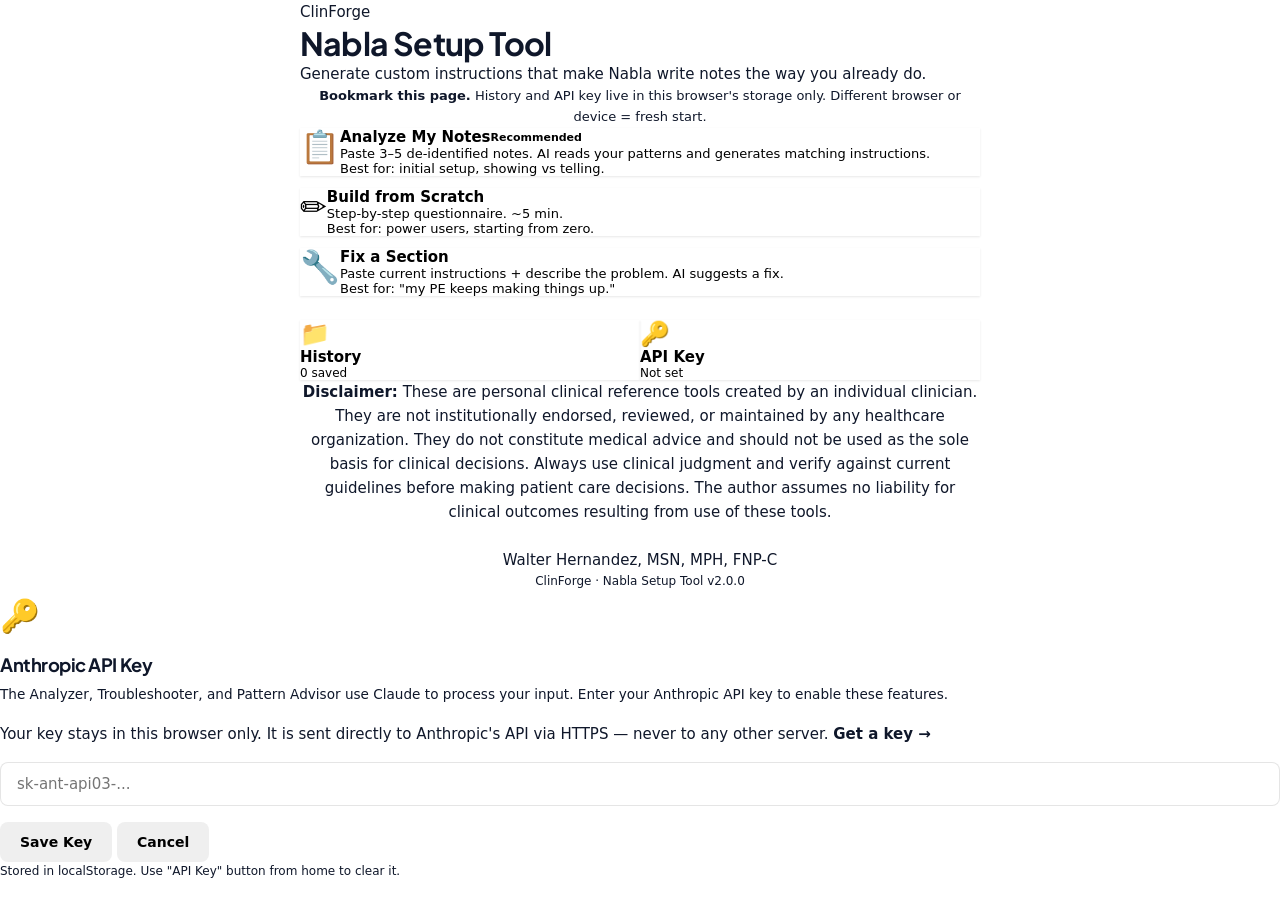
<file: nabla-setup.html>
<!--
  ClinForge Tool Metadata
  Name: Nabla Setup Tool
  Version: v2.0
  Date: 2026-03-16
  Risk Tier: LOW
  Sources: Nabla Copilot (personal verification), Anthropic API
  Confidence: CURRENT
  Last Verified: 2026-03-16
  Verified Via: Personal clinical use
  Note: This is a configuration/productivity tool, not a clinical decision tool.
        No clinical values, drug dosing, or diagnostic thresholds are present.
        Risk tier LOW assigned because output is documentation instructions,
        not patient-facing clinical content.
-->
<!DOCTYPE html>
<html lang="en">
<head>
<meta charset="UTF-8">
<meta name="viewport" content="width=device-width, initial-scale=1.0">
<meta name="description" content="Nabla Setup Tool — ClinForge clinical documentation configuration tool">
<meta name="author" content="Walter Hernandez, MSN, MPH, FNP-C">
<meta name="robots" content="noindex, nofollow">
<link rel="icon" href="data:image/svg+xml,<svg xmlns='http://www.w3.org/2000/svg' viewBox='0 0 100 100'><text y='.9em' font-size='90'>🎙️</text></svg>">
<title>Nabla Setup Tool — ClinForge</title>
<link rel="preconnect" href="https://fonts.googleapis.com">
<link rel="preconnect" href="https://fonts.gstatic.com" crossorigin>
<link href="https://fonts.googleapis.com/css2?family=Plus+Jakarta+Sans:wght@500;600;700;800&family=DM+Sans:opsz,wght@9..40,400;9..40,500;9..40,600;9..40,700&family=JetBrains+Mono:wght@400;500&display=swap" rel="stylesheet">
<link rel="stylesheet" href="styles.css">
<style>
/* === Nabla Setup Tool — page-specific styles === */

/* Legacy variable aliases for JS inline styles (script block is frozen) */
:root {
  --navy-deep: var(--c-navy-mid);
  --green: var(--c-success);
  --mono: var(--font-mono);
  --bg: var(--c-bg);
  --border: var(--c-border-strong);
  --text-mid: var(--c-text-secondary);
  --font: var(--font-body);
}

/* Layout */
.app-wrap { max-width: 680px; margin: 0 auto; padding: var(--s-6) var(--s-4) var(--s-16); }

/* Navigation */
.nav-back {
  font-size: 0.85rem;
  font-weight: 600;
  color: var(--c-accent);
  cursor: pointer;
  padding: 0;
  background: none;
  border: none;
  font-family: var(--font-body);
  transition: color var(--duration-fast);
}
.nav-back:hover { color: var(--c-navy); }

/* Button: teal (page-specific — not in shared styles) */
.btn-teal { background: var(--c-accent); color: var(--c-text-inverse); }
.btn-teal:hover { background: var(--c-accent-hover); }

/* Question blocks */
.q-block {
  background: var(--c-surface);
  border: 1px solid var(--c-border);
  border-radius: var(--r-md);
  padding: var(--s-4);
  margin-bottom: var(--s-4);
}
.q-title {
  font-family: var(--font-heading);
  font-size: 0.9375rem;
  font-weight: 700;
  color: var(--c-navy);
  margin-bottom: var(--s-2);
}

/* Settings table */
.settings-table {
  display: grid;
  grid-template-columns: auto 1fr;
  gap: var(--s-1) var(--s-3);
  font-size: 0.8125rem;
}
.st-label { font-weight: 600; color: var(--c-warning); }
.st-value { font-family: var(--font-mono); font-size: 0.75rem; color: var(--c-text); }

/* Mode cards */
.mode-card {
  display: flex;
  align-items: flex-start;
  gap: var(--s-4);
  width: 100%;
  background: var(--c-surface);
  border: 1px solid var(--c-border);
  border-radius: var(--r-md);
  padding: var(--s-5);
  cursor: pointer;
  text-align: left;
  font-family: var(--font-body);
  box-shadow: var(--shadow-sm);
  transition: all var(--duration-normal) var(--ease-in-out);
}
.mode-card:hover {
  border-color: var(--c-accent);
  box-shadow: var(--shadow-md);
  transform: translateY(-1px);
}
.mode-card.featured { border: 2px solid var(--c-accent); }
.mode-icon { font-size: 2rem; flex-shrink: 0; }
.mode-name { font-size: 0.9375rem; font-weight: 700; color: var(--c-text); }
.mode-badge {
  display: inline-block;
  font-size: 0.6875rem;
  font-weight: 600;
  background: var(--c-accent-muted);
  color: var(--c-accent);
  padding: 2px var(--s-2);
  border-radius: var(--r-full);
  margin-left: var(--s-2);
  vertical-align: middle;
}
.mode-desc { font-size: 0.8125rem; color: var(--c-text-secondary); margin-top: var(--s-1); }
.mode-sub { font-size: 0.8125rem; color: var(--c-text-tertiary); margin-top: var(--s-1); }
.mode-grid { display: grid; grid-template-columns: 1fr 1fr; gap: var(--s-3); }
.mode-grid .mode-card { flex-direction: column; gap: var(--s-1); }
.mode-grid .mode-icon { font-size: 1.5rem; }

/* Bookmark banner */
.bookmark-banner {
  background: var(--c-surface-alt);
  border: 1px solid var(--c-border);
  border-radius: var(--r-md);
  padding: var(--s-3) var(--s-4);
  text-align: center;
  margin-bottom: var(--s-6);
  font-size: 0.8125rem;
  color: var(--c-text-secondary);
}
.bookmark-banner strong { color: var(--c-text); }

/* History */
.history-entry {
  border: 1px solid var(--c-border);
  border-radius: var(--r-md);
  overflow: hidden;
  margin-bottom: var(--s-3);
}
.history-header {
  display: flex;
  align-items: center;
  justify-content: space-between;
  padding: var(--s-3) var(--s-4);
  background: var(--c-surface-alt);
  cursor: pointer;
  transition: background var(--duration-fast);
}
.history-header:hover { background: var(--c-border); }
.history-body {
  padding: var(--s-4);
  border-top: 1px solid var(--c-border);
  display: none;
}
.history-entry.open .history-body { display: block; }

/* Advisor */
.advisor-wrap {
  border: 1px solid var(--c-purple);
  border-radius: var(--r-md);
  overflow: hidden;
  margin-bottom: var(--s-6);
}
.advisor-header {
  display: flex;
  align-items: center;
  justify-content: space-between;
  padding: var(--s-2) var(--s-4);
  background: var(--c-purple);
  color: var(--c-text-inverse);
  font-size: 0.875rem;
  font-weight: 600;
}
.advisor-body { padding: var(--s-3); background: var(--c-surface); }
.advisor-rec {
  padding: var(--s-2) var(--s-3);
  border-radius: var(--r-sm);
  margin-bottom: var(--s-2);
  border-left: 4px solid;
  font-size: 0.875rem;
}
.advisor-rec.avoid   { background: var(--c-danger-light);  border-color: var(--c-danger);  color: #991B1B; }
.advisor-rec.try     { background: var(--c-info-light);    border-color: var(--c-accent);  color: #115E59; }
.advisor-rec.worked_well { background: var(--c-success-light); border-color: var(--c-success); color: #166534; }
.advisor-rec.watch   { background: var(--c-warning-light); border-color: var(--c-warning); color: #92400E; }
.rec-type {
  font-size: 0.6875rem;
  font-weight: 700;
  text-transform: uppercase;
  letter-spacing: 0.05em;
  opacity: 0.7;
  margin-bottom: 2px;
}
.rec-title { font-weight: 600; }
.rec-detail { font-size: 0.8125rem; opacity: 0.85; margin-top: 2px; }

/* Footer (page-specific — JS generates <div class="footer">) */
.footer {
  margin-top: var(--s-12);
  padding-top: var(--s-6);
  border-top: 1px solid var(--c-border);
  text-align: center;
}

/* Version & changelog */
.version-line {
  font-family: var(--font-mono);
  font-size: 0.75rem;
  color: var(--c-text-tertiary);
  margin-top: var(--s-3);
  cursor: pointer;
  transition: color var(--duration-fast);
}
.version-line:hover { color: var(--c-text-secondary); }
.changelog {
  display: none;
  text-align: left;
  background: var(--c-surface-alt);
  border: 1px solid var(--c-border);
  border-radius: var(--r-sm);
  padding: var(--s-3);
  margin-top: var(--s-2);
  max-width: 480px;
  margin-left: auto;
  margin-right: auto;
}
.changelog.open { display: block; }
.changelog p { font-size: 0.75rem; color: var(--c-text-tertiary); margin-bottom: var(--s-1); }
.changelog p:first-child { color: var(--c-text-secondary); font-weight: 500; }

/* Utility classes (page-specific sizes not in shared) */
.gap-8  { gap: var(--s-2); }
.gap-12 { gap: var(--s-3); }
.mt-8   { margin-top: var(--s-2); }
.mt-12  { margin-top: var(--s-3); }
.mt-16  { margin-top: var(--s-4); }
.mt-24  { margin-top: var(--s-6); }
.mb-8   { margin-bottom: var(--s-2); }
.mb-16  { margin-bottom: var(--s-4); }
.mb-24  { margin-bottom: var(--s-6); }
.text-center { text-align: center; }
.text-sm  { font-size: 0.8125rem; }
.text-xs  { font-size: 0.75rem; }
.text-light { color: var(--c-text-tertiary); }
.text-mid  { color: var(--c-text-secondary); }
.text-bold { font-weight: 600; }

/* Responsive */
@media (max-width: 480px) {
  .app-wrap { padding: var(--s-4) var(--s-3) var(--s-12); }
  .mode-grid { grid-template-columns: 1fr; }
  .progress-steps .step-label { font-size: 0.6875rem; }
  .settings-table { grid-template-columns: 1fr; gap: 2px; }
  .st-label { margin-top: var(--s-1); }
}
</style>
</head>
<body>
<div class="app-wrap" id="app"></div>
<div class="modal-overlay" id="apiKeyModal">
  <div class="modal-box">
    <div style="font-size:2rem;margin-bottom:12px">🔑</div>
    <h2 style="font-size:1.15rem;font-weight:700;color:var(--c-navy-mid);margin-bottom:8px">Anthropic API Key</h2>
    <p style="font-size:0.85rem;color:var(--c-text-secondary);margin-bottom:16px">The Analyzer, Troubleshooter, and Pattern Advisor use Claude to process your input. Enter your Anthropic API key to enable these features.</p>
    <div class="alert alert-info" style="margin-bottom:16px">Your key stays in this browser only. It is sent directly to Anthropic's API via HTTPS — never to any other server. <a href="https://console.anthropic.com/" target="_blank" rel="noopener" style="color:var(--c-navy);font-weight:600">Get a key →</a></div>
    <div class="form-group"><input type="password" id="apiKeyInput" class="form-input form-input-mono" placeholder="sk-ant-api03-..." autocomplete="off"></div>
    <div class="flex gap-8">
      <button class="btn btn-primary" onclick="saveApiKey()">Save Key</button>
      <button class="btn btn-ghost" onclick="closeModal()">Cancel</button>
    </div>
    <p class="text-xs text-light mt-8">Stored in localStorage. Use "API Key" button from home to clear it.</p>
  </div>
</div>
<div class="toast" id="toast"></div>
<script>
const VERSION="2.0.0";
const CHANGELOG=["2.0.0 — Standalone HTML for GitHub Pages. ClinForge design system. BYOK with direct browser CORS. Library removed.","1.3.0 — Removed hallucination-prone web refresh; manually curated only.","1.2.0 — Pattern Advisor, output history with ratings, section troubleshooter.","1.1.0 — Note analyzer mode, Results/Background memory workaround.","1.0.0 — Initial release: questionnaire builder, static library."];
const SK={history:"nabla:history",apiKey:"nabla:apikey"};
function loadH(){try{const h=localStorage.getItem(SK.history);return h?JSON.parse(h):[]}catch{return[]}}
function saveH(h){try{localStorage.setItem(SK.history,JSON.stringify(h))}catch{}}
function getKey(){try{return localStorage.getItem(SK.apiKey)||""}catch{return""}}
function setKey(k){try{localStorage.setItem(SK.apiKey,k)}catch{}}
function clrKey(){try{localStorage.removeItem(SK.apiKey)}catch{}}
let S={view:"landing",qStep:0,form:blankF(),history:loadH(),advRecs:null,advLoading:false,advOff:false,
noteText:"",aName:"",aCreds:"",aSpec:"",analyzing:false,aResult:null,aInstr:null,
tsSection:"",tsInstr:"",tsProblem:"",tsing:false,tsResult:null,qSaved:false,aSaved:false};
function blankF(){return{providerName:"",credentials:"",specialty:"",stylePreference:"",pronounPreference:"",articlePreference:"",abbreviationLevel:"",customAbbreviations:"",reasoningStyle:"",customReasoningSymbol:"",nameHandling:"",hpiStructure:"",hpiStableApproach:"",hpiCustomStable:"",hpiDeniesStyle:"",hpiPlanInclusion:"",hpiDiagnosticInclusion:"",hpiHistoryInclusion:"",hpiROSPlacement:"",hpiDetailLevel:"",hpiOtherPrefs:"",peDocApproach:"",peNormalHandling:"",peFormat:"",peCustomFormat:"",peOmitUnexamined:"",peSeparateFromLabs:"",peAbbreviationStyle:"",peCustomAbbreviations:"",peOtherPrefs:"",apLeadSentence:"",apCustomLead:"",apProblemFormat:"",apCustomProblemFormat:"",apTrendTracking:"",apBulletStyle:"",apReasoningInPlan:"",apSafetyNet:"",apCustomSafetyNet:"",apConsolidation:"",apDateFormat:"",apDuplication:"",apDifferentialDx:"",apOtherPrefs:"",resultsUse:"",resultsCaseSummary:"",resultsPriorContext:"",resultsTenseRule:"",resultsLength:"",resultsOtherPrefs:""}}
// API
async function callAI(sys,usr,mt=2000){
  const k=getKey();if(!k){openModal();throw new Error("API key required")}
  const r=await fetch("https://api.anthropic.com/v1/messages",{method:"POST",headers:{"Content-Type":"application/json","x-api-key":k,"anthropic-version":"2023-06-01","anthropic-dangerous-direct-browser-access":"true"},body:JSON.stringify({model:"claude-sonnet-4-20250514",max_tokens:mt,system:sys,messages:[{role:"user",content:usr}]})});
  if(!r.ok){if(r.status===401){clrKey();openModal();throw new Error("Invalid API key")}throw new Error("API error "+r.status)}
  const d=await r.json();const t=(d.content||[]).filter(b=>b.type==="text").map(b=>b.text).join("");
  if(!t)throw new Error("Empty response");const c=t.replace(/```json\s*/g,"").replace(/```\s*/g,"").trim();
  try{return JSON.parse(c)}catch{return{raw:t}}}
const P_ADV=`You are a Nabla Copilot instruction advisor. Analyze past generated instruction sets and feedback.\nReturn ONLY a JSON array (no markdown, no backticks) of 3-6 objects:\n[{"type":"avoid"|"try"|"worked_well"|"watch","section":"General"|"HPI"|"PE"|"A&P"|"Results"|"All","title":"<5-8 words>","detail":"<1-2 sentences based on past feedback>"}]\nBase ONLY on evidence from past outputs. Do not fabricate.`;
const P_ANA=`You are a clinical documentation analyst. Analyze note excerpts (PHI removed). Return ONLY JSON (no markdown, no backticks):\n{"confidence":"high"|"medium"|"low","noteCount":0,"specialty_clues":"","stylePreference":"telegraphic"|"concise_prose"|"full_prose","pronounPreference":"exclude_all"|"exclude_gendered"|"allow","articlePreference":"remove"|"keep","abbreviationLevel":"heavy"|"moderate"|"minimal","detectedAbbreviations":"","reasoningStyle":"symbol"|"prose"|"none","reasoningSymbol":"","nameHandling":"exclude"|"first_only"|"default","hpiStructure":"problem_headers"|"chronological"|"system_based"|"soap_traditional","hpiStableApproach":"one_liner"|"full_narrative"|"skip","hpiDeniesStyle":"no_x"|"denies"|"pertinent_neg_list","hpiPlanInclusion":"exclude"|"include","hpiDiagnosticInclusion":"yes"|"separate","hpiHistoryInclusion":"yes"|"separate","hpiROSPlacement":"end_of_hpi"|"separate"|"integrated","peDocApproach":"verbalized_only"|"baseline_normals"|"template_override","peNormalHandling":"never_wnl"|"wnl_examined","peFormat":"system_colon"|"narrative"|"bullets","peOmitUnexamined":"yes"|"no","peSeparateFromLabs":"yes"|"no","peAbbreviationStyle":"standard"|"spell_out","peAbbreviations":"","apLeadSentence":"full_summary"|"brief"|"none","apProblemFormat":"caps_trend"|"numbered"|"bold_headers"|"other","apTrendTracking":"in_header"|"in_body"|"none","apBulletStyle":"dash"|"number"|"narrative","apConsolidation":"yes"|"no","apReasoningInPlan":"yes"|"no","apSafetyNet":"every_block"|"end_of_note"|"none","apDateFormat":"m_d_yy"|"mm_dd_yyyy"|"yyyy_mm_dd"|"mixed","apDuplication":"no"|"ok","uncertainItems":[]}`;
const P_TS=`You are a Nabla Copilot instruction troubleshooter. Return ONLY JSON (no markdown, no backticks):\n{"diagnosis":"<1-2 sentences>","fixes":["<specific changes>"],"revisedInstructions":"<complete revised block, numbered, starting with 'Follow each instruction below in order.'>","uiSettingCheck":"<UI toggle to check or null>"}`;
// Modal
function openModal(){document.getElementById("apiKeyInput").value=getKey();document.getElementById("apiKeyModal").classList.add("open")}
function closeModal(){document.getElementById("apiKeyModal").classList.remove("open")}
function saveApiKey(){const v=document.getElementById("apiKeyInput").value.trim();if(!v)return;setKey(v);closeModal();toast("API key saved","success")}
// Toast
function toast(m,t="success"){const el=document.getElementById("toast");el.textContent=m;el.className=`toast ${t} show`;setTimeout(()=>el.classList.remove("show"),2500)}
// Clipboard
function cp(text,label){try{if(navigator.clipboard?.writeText){navigator.clipboard.writeText(text).then(()=>toast(label?"Copied: "+label:"Copied!"),()=>cpFb(text,label))}else cpFb(text,label)}catch{cpFb(text,label)}}
function cpFb(text,label){try{const ta=document.createElement("textarea");ta.value=text;ta.style.cssText="position:fixed;left:-9999px";document.body.appendChild(ta);ta.select();document.execCommand("copy");document.body.removeChild(ta);toast(label?"Copied: "+label:"Copied!")}catch{toast("Copy failed — select text manually","error")}}
// Instruction builders
function num(label,lines){const f=lines.filter(Boolean);if(!f.length)return`// No preferences set for ${label}.`;return"Follow each instruction below in order.\n"+f.map((l,i)=>`${i+1}. ${l}`).join("\n")}
function bGen(s){const L=[];if(s.providerName||s.credentials||s.specialty)L.push(`Provider: ${[s.providerName,s.credentials].filter(Boolean).join(" ")||"[Name]"}. ${s.specialty?s.specialty+".":""}`);if(s.stylePreference==="telegraphic")L.push("Use telegraphic style. Short fragments, no filler words.");if(s.stylePreference==="concise_prose")L.push("Use concise prose. Short complete sentences.");if(s.stylePreference==="full_prose")L.push("Use full narrative prose.");if(s.pronounPreference==="exclude_all")L.push('No pronouns. Never write "he," "she," "patient," or "they." Start with condition or finding.');if(s.pronounPreference==="exclude_gendered")L.push('No gendered pronouns. "Patient" and "they" acceptable.');if(s.pronounPreference==="allow")L.push("Standard pronoun use is fine.");if(s.stylePreference==="telegraphic"&&s.articlePreference==="remove")L.push("Remove articles (a, an, the).");if(s.abbreviationLevel==="heavy")L.push(`Use abbreviations freely${s.customAbbreviations?": "+s.customAbbreviations:""}. Include standard medical abbreviations.`);if(s.abbreviationLevel==="moderate")L.push("Use standard medical abbreviations only (HTN, DM, CBC, etc.).");if(s.abbreviationLevel==="minimal")L.push("Minimize abbreviations.");if(s.reasoningStyle==="symbol")L.push(`Use "${s.customReasoningSymbol||">>"}" to mark clinical reasoning.`);if(s.reasoningStyle==="prose")L.push("Express clinical reasoning in prose.");if(s.reasoningStyle==="none")L.push("No clinical reasoning. Decisions only.");if(s.nameHandling==="exclude")L.push("No patient names. Age and sex only.");if(s.nameHandling==="first_only")L.push("Patient first name only.");return num("General",L)}
function bHPI(s){const L=[];if(s.hpiStructure==="problem_headers")L.push('"[Problem]:" header then narrative. Blank line between.');if(s.hpiStructure==="chronological")L.push("Single chronological narrative. Most recent first.");if(s.hpiStructure==="system_based")L.push("Organize by organ system with headers.");if(s.hpiStructure==="soap_traditional")L.push("Traditional SOAP HPI.");if(s.hpiStableApproach==="one_liner")L.push('Stable: one-liner. "HTN: Controlled on lisinopril 10 mg."');if(s.hpiStableApproach==="full_narrative")L.push("Full narrative for all problems.");if(s.hpiStableApproach==="skip")L.push("Omit stable problems.");if(s.hpiDeniesStyle==="no_x")L.push('"No [symptom]" not "denies."');if(s.hpiDeniesStyle==="denies")L.push('"Denies [symptom]" is acceptable.');if(s.hpiDeniesStyle==="pertinent_neg_list")L.push("Pertinent negatives at end of each cluster.");if(s.hpiPlanInclusion==="exclude")L.push("Exclude plan from HPI.");if(s.hpiPlanInclusion==="include")L.push("Include plan items in HPI.");if(s.hpiDiagnosticInclusion==="yes")L.push("Include labs/imaging in HPI.");if(s.hpiDiagnosticInclusion==="separate")L.push("Keep diagnostics separate.");if(s.hpiHistoryInclusion==="yes")L.push("Include PMH/surgical/social in HPI.");if(s.hpiHistoryInclusion==="separate")L.push("Keep history separate.");if(s.hpiROSPlacement==="end_of_hpi")L.push("ROS at end of HPI.");if(s.hpiROSPlacement==="separate")L.push("ROS as own section.");if(s.hpiROSPlacement==="integrated")L.push("Integrate ROS per problem.");if(s.hpiOtherPrefs)L.push(s.hpiOtherPrefs);return num("HPI",L)}
function bPE(s){const L=[];if(s.peDocApproach==="verbalized_only")L.push("Document ONLY verbalized findings. Never fabricate or assume.");if(s.peDocApproach==="baseline_normals")L.push("Baseline normals + verbalized abnormals.");if(s.peDocApproach==="template_override")L.push("Use dot phrase template. Add verbalized abnormals.");if(s.peDocApproach!=="baseline_normals"&&s.peNormalHandling==="never_wnl")L.push('No assumed normals, "WNL," or inferred findings.');if(s.peNormalHandling==="wnl_examined")L.push('"WNL" only for explicitly examined systems.');if(s.peFormat==="system_colon")L.push('"[SYSTEM]: [finding]." One line per system.');if(s.peFormat==="narrative")L.push("Narrative paragraph format.");if(s.peFormat==="bullets")L.push("Bullet points per system.");if(s.peOmitUnexamined==="yes")L.push("Omit unexamined systems.");if(s.peSeparateFromLabs==="yes")L.push("PE = hands/eyes/ears only. NEVER include labs or imaging.");if(s.peOtherPrefs)L.push(s.peOtherPrefs);return num("Physical Exam",L)}
function bAP(s){const L=[];if(s.apLeadSentence==="full_summary")L.push("One-sentence summary: age, sex, conditions, visit purpose, findings, orders.");if(s.apLeadSentence==="brief")L.push("Brief opener: age, sex, visit reason.");if(s.apLeadSentence==="none")L.push("No summary. Start with problem list.");if(s.apProblemFormat==="caps_trend")L.push('"# PROBLEM, TREND (values, date)" in caps.');if(s.apProblemFormat==="numbered")L.push("Numbered problem headings.");if(s.apProblemFormat==="bold_headers")L.push("Bold headers. Status in parentheses.");if(s.apTrendTracking==="in_header")L.push("Trend + values in header.");if(s.apTrendTracking==="in_body")L.push("Trend in body, not header.");if(s.apTrendTracking==="none")L.push("No trend labels.");if(s.apConsolidation==="yes")L.push("Consolidate related problems.");if(s.apConsolidation==="no")L.push("Keep each diagnosis separate.");if(s.apBulletStyle==="dash")L.push("Dash bullets for plan.");if(s.apBulletStyle==="number")L.push("Numbered plan items.");if(s.apBulletStyle==="narrative")L.push("Narrative prose for plan.");if(s.apReasoningInPlan==="yes")L.push("Include reasoning per problem.");if(s.apReasoningInPlan==="no")L.push("No reasoning. Decisions only.");if(s.apSafetyNet==="every_block")L.push("ER precautions per problem.");if(s.apSafetyNet==="end_of_note")L.push("Single safety-net section at end.");if(s.apDateFormat==="m_d_yy")L.push("Dates: M/D/YY.");if(s.apDateFormat==="mm_dd_yyyy")L.push("Dates: MM/DD/YYYY.");if(s.apDateFormat==="yyyy_mm_dd")L.push("Dates: YYYY-MM-DD.");if(s.apDuplication==="no")L.push("No duplication across problems.");if(s.apOtherPrefs)L.push(s.apOtherPrefs);return num("Assessment & Plan",L)}
function bRes(s){if(s.resultsUse!=="yes")return"// Results section not configured.";const L=[];if(s.resultsCaseSummary==="yes")L.push('Generate "CASE SUMMARY:" paragraph.');if(s.resultsPriorContext==="yes"){L.push('Generate "PRIOR VISIT CONTEXT ([date]):" section.');L.push("First line: age, sex, problems, purpose.");L.push("One line per problem: name, action, values, meds, trend.");if(s.resultsTenseRule==="past")L.push('Past tense: "was started on," "was ordered."');L.push("Only verbalized/pasted content. Do not fabricate.");if(s.resultsLength==="3_8")L.push("Target 3–8 lines.");if(s.resultsLength==="1_3")L.push("Target 1–3 lines.");if(s.resultsLength==="flexible")L.push("Length flexible.")}if(s.resultsOtherPrefs)L.push(s.resultsOtherPrefs);return num("Results",L)}
function mkGen(s){return{"General custom instructions":bGen(s),"HPI custom instructions":bHPI(s),"Physical Exam custom instructions":bPE(s),"Assessment & Plan custom instructions":bAP(s),"Results custom instructions":bRes(s)}}
function mkUI(s){return{HPI:`Style = Paragraph | Detail = ${s.hpiDetailLevel==="high"?"High":"Normal"} | Split by problem = ${s.hpiStructure==="problem_headers"?"ON":"OFF"}`,"Physical Exam":"Style = Auto","Assessment & Plan":`Style = Paragraph | Split by Epic visit diagnoses = ON | Include differential = ${s.apDifferentialDx==="yes"?"ON":"OFF"}`,Results:s.resultsUse==="yes"?'Title → "Background" | Style = Auto | Hide section = ON':null}}
// Escape
function e(s){if(!s)return"";return String(s).replace(/&/g,"&amp;").replace(/</g,"&lt;").replace(/>/g,"&gt;").replace(/"/g,"&quot;")}
// Global cache for copy buttons
let GC={};let tsRev="";
// ── RENDER ──
function R(){const a=document.getElementById("app");switch(S.view){case"landing":a.innerHTML=rLand();break;case"questionnaire":a.innerHTML=rQ();break;case"analyzer":a.innerHTML=rAna();break;case"troubleshooter":a.innerHTML=rTs();break;case"history":a.innerHTML=rHist();break}}
function go(v){S.view=v;S.qStep=0;S.form=blankF();S.qSaved=false;S.aSaved=false;S.aResult=null;S.aInstr=null;S.tsResult=null;S.advOff=false;S.noteText="";S.aName="";S.aCreds="";S.aSpec="";S.tsSection="";S.tsInstr="";S.tsProblem="";R();window.scrollTo(0,0)}
// ── LANDING ──
function rLand(){const hk=!!getKey();return`
<div class="page-header"><div class="eyebrow">ClinForge</div><h1>Nabla Setup Tool</h1><p class="subtitle">Generate custom instructions that make Nabla write notes the way you already do.</p></div>
<div class="bookmark-banner"><strong>Bookmark this page.</strong> History and API key live in this browser's storage only. Different browser or device = fresh start.</div>
<div style="display:flex;flex-direction:column;gap:12px;margin-bottom:24px">
<button class="mode-card featured" onclick="go('analyzer')"><div class="mode-icon">📋</div><div><span class="mode-name">Analyze My Notes<span class="mode-badge">Recommended</span></span><div class="mode-desc">Paste 3–5 de-identified notes. AI reads your patterns and generates matching instructions.</div><div class="mode-sub">Best for: initial setup, showing vs telling.</div></div></button>
<button class="mode-card" onclick="go('questionnaire')"><div class="mode-icon">✏️</div><div><span class="mode-name">Build from Scratch</span><div class="mode-desc">Step-by-step questionnaire. ~5 min.</div><div class="mode-sub">Best for: power users, starting from zero.</div></div></button>
<button class="mode-card" onclick="go('troubleshooter')"><div class="mode-icon">🔧</div><div><span class="mode-name">Fix a Section</span><div class="mode-desc">Paste current instructions + describe the problem. AI suggests a fix.</div><div class="mode-sub">Best for: "my PE keeps making things up."</div></div></button>
</div>
<div class="mode-grid mb-24">
<button class="mode-card" onclick="go('history')"><div class="mode-icon">📁</div><span class="mode-name">History</span><div class="mode-desc text-xs text-light">${S.history.length} saved</div></button>
<button class="mode-card" onclick="${hk?"mngKey()":"openModal()"}"><div class="mode-icon">🔑</div><span class="mode-name">API Key</span><div class="mode-desc text-xs text-light">${hk?"Saved ✓":"Not set"}</div></button>
</div>${rFoot()}`}
function mngKey(){if(confirm("Clear your stored API key?")){clrKey();toast("API key cleared");R()}}
// ── QUESTIONNAIRE ──
const QS=["General","HPI","PE","A&P","Results","Output"];
function rQ(){const st=S.qStep,pr=Math.round(st/(QS.length-1)*100);let pg="";
switch(st){case 0:pg=qGen();break;case 1:pg=qHpi();break;case 2:pg=qPe();break;case 3:pg=qAp();break;case 4:pg=qRes();break;case 5:GC=mkGen(S.form);pg=rOut(GC,mkUI(S.form),"q");break}
return`<div class="flex-between mb-16"><button class="nav-back" onclick="go('landing')">← All modes</button><span class="text-sm text-light">Build from Scratch</span></div>${rAdv()}<div class="card">
<div class="progress-wrap"><div class="progress-steps">${QS.map((l,i)=>`<span class="step-label ${i===st?"active":i<st?"done":""}" onclick="gS(${i})">${l}</span>`).join("")}</div><div class="progress-bar"><div class="progress-fill" style="width:${pr}%"></div></div></div>
${pg}<div class="flex-between mt-24"><button class="btn btn-ghost" onclick="gS(${st-1})" ${st===0?"disabled":""}>← Back</button><button class="btn btn-primary" onclick="gS(${st+1})" ${st===QS.length-1?"disabled":""}>${st===QS.length-2?"Generate →":"Next →"}</button></div></div>${rFoot()}`}
function gS(i){if(i<0||i>=QS.length)return;S.qStep=i;R();window.scrollTo(0,0)}
function tf(l,k,ph){return`<div class="form-group"><label class="form-label">${l}</label><input class="form-input" value="${e(S.form[k]||"")}" placeholder="${ph||""}" oninput="uf('${k}',this.value)"></div>`}
function qb(t,r){return`<div class="q-block"><div class="q-title">${t}</div><div class="radio-group">${r.join("")}</div></div>`}
function rd(k,v,l,d){return`<label class="radio-option"><input type="radio" name="${k}" value="${v}" ${S.form[k]===v?"checked":""} onchange="uf('${k}','${v}')"><div><span class="radio-label">${l}</span>${d?`<div class="radio-desc">${d}</div>`:""}</div></label>`}
function uf(k,v){S.form[k]=v;R()}
function qGen(){const s=S.form;return`<h3 style="font-size:1.15rem;font-weight:700;color:var(--navy-deep);margin-bottom:16px">General Settings</h3>${tf("Provider name","providerName","Jane Smith")}${tf("Credentials","credentials","MD, FNP-C, PA-C")}${tf("Specialty","specialty","Family Medicine")}${qb("Writing style",[rd("stylePreference","telegraphic","Telegraphic","Fragments. Compact."),rd("stylePreference","concise_prose","Concise prose","Short complete sentences."),rd("stylePreference","full_prose","Full narrative","Traditional dictation.")])}${qb("Pronouns",[rd("pronounPreference","exclude_all","No pronouns at all"),rd("pronounPreference","exclude_gendered","No gendered pronouns"),rd("pronounPreference","allow","Standard")])}${qb("Abbreviations",[rd("abbreviationLevel","heavy","Heavy shorthand"),rd("abbreviationLevel","moderate","Standard medical only"),rd("abbreviationLevel","minimal","Minimal")])}${s.abbreviationLevel==="heavy"?tf("Your abbreviations","customAbbreviations","yo, hx, f/u, w/, s/p"):""}${qb("Clinical reasoning",[rd("reasoningStyle","symbol","Use symbol (>>)"),rd("reasoningStyle","prose","Prose"),rd("reasoningStyle","none","Don't include")])}${s.reasoningStyle==="symbol"?tf("Symbol","customReasoningSymbol",">>"):""}`}
function qHpi(){return`<h3 style="font-size:1.15rem;font-weight:700;color:var(--navy-deep);margin-bottom:16px">HPI</h3>${qb("Structure",[rd("hpiStructure","problem_headers","Problem headers"),rd("hpiStructure","chronological","Chronological"),rd("hpiStructure","system_based","By organ system"),rd("hpiStructure","soap_traditional","Traditional SOAP")])}${qb("Stable problems",[rd("hpiStableApproach","one_liner","One-liner"),rd("hpiStableApproach","full_narrative","Full narrative"),rd("hpiStableApproach","skip","Skip")])}${qb("Negatives style",[rd("hpiDeniesStyle","no_x",'"No [symptom]"'),rd("hpiDeniesStyle","denies",'"Denies [symptom]"'),rd("hpiDeniesStyle","pertinent_neg_list","List at end")])}${qb("ROS placement",[rd("hpiROSPlacement","end_of_hpi","End of HPI"),rd("hpiROSPlacement","separate","Separate section"),rd("hpiROSPlacement","integrated","Integrated per problem")])}`}
function qPe(){return`<h3 style="font-size:1.15rem;font-weight:700;color:var(--navy-deep);margin-bottom:16px">Physical Exam</h3><div class="alert alert-danger">Nabla can fabricate PE findings for unexamined systems. Choose carefully.</div>${qb("Documentation approach",[rd("peDocApproach","verbalized_only","Verbalized only","Safest."),rd("peDocApproach","baseline_normals","Baseline normals + abnormals"),rd("peDocApproach","template_override","Dot phrase template")])}${qb("Normal handling",[rd("peNormalHandling","never_wnl","Never assume normals"),rd("peNormalHandling","wnl_examined","WNL for examined systems")])}${qb("Format",[rd("peFormat","system_colon","[SYSTEM]: [finding]"),rd("peFormat","narrative","Narrative"),rd("peFormat","bullets","Bullets")])}`}
function qAp(){return`<h3 style="font-size:1.15rem;font-weight:700;color:var(--navy-deep);margin-bottom:16px">Assessment & Plan</h3>${qb("Lead summary",[rd("apLeadSentence","full_summary","Full summary sentence"),rd("apLeadSentence","brief","Brief opener"),rd("apLeadSentence","none","None")])}${qb("Problem format",[rd("apProblemFormat","caps_trend","# CAPS, TREND"),rd("apProblemFormat","numbered","Numbered"),rd("apProblemFormat","bold_headers","Bold headers")])}${qb("Plan bullets",[rd("apBulletStyle","dash","Dash"),rd("apBulletStyle","number","Numbered"),rd("apBulletStyle","narrative","Prose")])}${qb("Date format",[rd("apDateFormat","m_d_yy","M/D/YY"),rd("apDateFormat","mm_dd_yyyy","MM/DD/YYYY"),rd("apDateFormat","yyyy_mm_dd","YYYY-MM-DD")])}`}
function qRes(){const s=S.form;return`<h3 style="font-size:1.15rem;font-weight:700;color:var(--navy-deep);margin-bottom:16px">Results — Memory Workaround</h3><div class="alert alert-info">Repurpose Results as a "Prior Visit Context" block to give Nabla memory between visits.</div>${qb("Set up?",[rd("resultsUse","yes","Yes"),rd("resultsUse","no","No")])}${s.resultsUse==="yes"?`${qb("Case summary?",[rd("resultsCaseSummary","yes","Yes"),rd("resultsCaseSummary","no","No")])}${qb("Prior visit context?",[rd("resultsPriorContext","yes","Yes"),rd("resultsPriorContext","no","No")])}${s.resultsPriorContext==="yes"?qb("Length",[rd("resultsLength","3_8","3–8 lines"),rd("resultsLength","1_3","1–3 lines"),rd("resultsLength","flexible","Flexible")]):""}`:""}` }
// ── OUTPUT (shared) ──
function rOut(gens,ui,src){const saved=src==="q"?S.qSaved:S.aSaved;const prov=src==="q"?[S.form.providerName,S.form.credentials].filter(Boolean).join(" ")||"Questionnaire":[S.aName,S.aCreds].filter(Boolean).join(" ")||"Analyzer";
let blocks="";for(const[nm,txt]of Object.entries(gens)){const empty=txt.startsWith("//");blocks+=`<div class="output-block" style="${empty?"opacity:.5":""}"><div class="output-header"><span class="output-title">${nm}</span>${empty?"":`<button class="btn btn-teal btn-sm" onclick="cp(GC['${e(nm)}'],'${e(nm)}')">Copy</button>`}</div><div class="output-body">${e(txt)}</div></div>`}
let uiR="";for(const[k,v]of Object.entries(ui))if(v)uiR+=`<div class="st-label">${k}</div><div class="st-value">${v}</div>`;
return`<div class="text-center mb-16"><div style="font-size:2.5rem;margin-bottom:8px">✅</div><h2 style="font-size:1.15rem;font-weight:700;color:var(--navy-deep)">Your Custom Instructions</h2><p class="text-sm text-mid">Copy each block → paste into the matching Nabla section.</p><div class="flex flex-center gap-8 mt-12"><button class="btn btn-primary" onclick="cpAll()">Copy All</button>${saved?`<span class="btn btn-ghost" style="color:var(--green);border-color:var(--green)">✓ Saved</span>`:`<button class="btn btn-teal" onclick="svOut('${src}','${e(prov)}')">💾 Save to History</button>`}</div></div><div class="alert alert-warn"><strong>⚙️ Match these UI settings in Nabla</strong><div class="settings-table mt-8">${uiR}</div></div>${blocks}`}
function cpAll(){const t=Object.entries(GC).map(([n,t])=>`=== ${n.toUpperCase()} ===\n${t}\n`).join("\n");cp(t,"All sections")}
function svOut(src,prov){const entry={id:Date.now().toString(),createdAt:new Date().toISOString(),source:src==="q"?"Questionnaire":"Note Analyzer",providerLabel:prov,generators:{...GC},ratings:{},comments:{},overallRating:0};S.history=[entry,...S.history];saveH(S.history);if(src==="q")S.qSaved=true;else S.aSaved=true;R();toast("Saved to history")}
// ── ANALYZER ──
function rAna(){if(S.aInstr)return rAnaOut();return`<div class="flex-between mb-16"><button class="nav-back" onclick="go('landing')">← All modes</button><span class="text-sm text-light">Analyze My Notes</span></div>${rAdv()}<div class="card"><div class="text-center mb-16"><div style="font-size:2.5rem;margin-bottom:8px">📋</div><h2 style="font-size:1.15rem;font-weight:700;color:var(--navy-deep)">Note Style Analyzer</h2><p class="text-sm text-mid mt-8">Paste 3–5 de-identified notes.</p></div><div class="alert alert-warn mb-16">Remove all PHI before pasting: names, DOB, MRN, addresses, phone numbers.</div><div style="display:grid;grid-template-columns:1fr 1fr 1fr;gap:8px" class="mb-16"><div class="form-group"><label class="form-label" style="font-size:.78rem">Name</label><input class="form-input" value="${e(S.aName)}" oninput="S.aName=this.value"></div><div class="form-group"><label class="form-label" style="font-size:.78rem">Credentials</label><input class="form-input" value="${e(S.aCreds)}" oninput="S.aCreds=this.value"></div><div class="form-group"><label class="form-label" style="font-size:.78rem">Specialty</label><input class="form-input" value="${e(S.aSpec)}" oninput="S.aSpec=this.value"></div></div><div class="form-group"><textarea class="form-textarea form-input-mono" rows="12" placeholder="Paste de-identified note excerpts..." oninput="S.noteText=this.value">${e(S.noteText)}</textarea></div><div class="flex gap-12"><button class="btn btn-primary" onclick="runAna()" ${S.analyzing||!S.noteText.trim()?"disabled":""}>${S.analyzing?"Analyzing...":"Analyze Notes"}</button>${S.analyzing?'<span class="text-sm text-mid" style="align-self:center">Reading patterns...</span>':""}</div></div>${rFoot()}`}
function rAnaOut(){const r=S.aResult,ins=S.aInstr;GC=ins.gens;const ui=mkUI(ins.state);let cb="";if(r){const c=r.confidence,cl=c==="high"?"alert-success":c==="medium"?"alert-warn":"alert-info",lb=c==="high"?"✓ High":c==="medium"?"◐ Medium":"ℹ Limited";cb=`<div class="alert ${cl}">${lb} confidence · ${r.noteCount||"?"} notes${r.specialty_clues?" · "+r.specialty_clues:""}</div>`;if(r.uncertainItems?.length)cb+=`<div class="alert alert-warn">Uncertain — verify: ${r.uncertainItems.join(", ")}</div>`}
return`<div class="flex-between mb-16"><button class="nav-back" onclick="go('landing')">← All modes</button><span class="text-sm text-light">Analyze My Notes</span></div><div class="card">${cb}${rOut(GC,ui,"a")}<button class="nav-back mt-16" onclick="rstAna()">← Analyze different notes</button></div>${rFoot()}`}
async function runAna(){if(!S.noteText.trim())return;S.analyzing=true;R();try{const p=await callAI(P_ANA,`Provider: ${S.aName||"Unknown"} ${S.aCreds}, ${S.aSpec||"Unknown"}\n\n---BEGIN NOTES---\n${S.noteText.trim()}\n---END NOTES---`,3000);S.aResult=p;const b=blankF();const d={...b,providerName:S.aName,credentials:S.aCreds,specialty:S.aSpec||p.specialty_clues||"",stylePreference:p.stylePreference,pronounPreference:p.pronounPreference,articlePreference:p.articlePreference,abbreviationLevel:p.abbreviationLevel,customAbbreviations:p.detectedAbbreviations||"",reasoningStyle:p.reasoningStyle,customReasoningSymbol:p.reasoningSymbol||">>",nameHandling:p.nameHandling,hpiStructure:p.hpiStructure,hpiStableApproach:p.hpiStableApproach,hpiDeniesStyle:p.hpiDeniesStyle,hpiPlanInclusion:p.hpiPlanInclusion,hpiDiagnosticInclusion:p.hpiDiagnosticInclusion,hpiHistoryInclusion:p.hpiHistoryInclusion,hpiROSPlacement:p.hpiROSPlacement,peDocApproach:p.peDocApproach,peNormalHandling:p.peNormalHandling,peFormat:p.peFormat,peOmitUnexamined:p.peOmitUnexamined,peSeparateFromLabs:p.peSeparateFromLabs,peAbbreviationStyle:p.peAbbreviationStyle,apLeadSentence:p.apLeadSentence,apProblemFormat:p.apProblemFormat,apTrendTracking:p.apTrendTracking,apBulletStyle:p.apBulletStyle,apConsolidation:p.apConsolidation,apReasoningInPlan:p.apReasoningInPlan,apSafetyNet:p.apSafetyNet,apDateFormat:p.apDateFormat!=="mixed"?p.apDateFormat:"",apDuplication:p.apDuplication};S.aInstr={state:d,gens:mkGen(d)}}catch(err){toast("Analysis failed: "+err.message,"error")}S.analyzing=false;R()}
function rstAna(){S.aResult=null;S.aInstr=null;S.aSaved=false;R()}
// ── TROUBLESHOOTER ──
function rTs(){if(S.tsResult)return rTsOut();const secs=["General","HPI","Physical Exam","Assessment & Plan","Results / Background"];return`<div class="flex-between mb-16"><button class="nav-back" onclick="go('landing')">← All modes</button><span class="text-sm text-light">Fix a Section</span></div><div class="card"><div class="text-center mb-16"><div style="font-size:2.5rem;margin-bottom:8px">🔧</div><h2 style="font-size:1.15rem;font-weight:700;color:var(--navy-deep)">Section Troubleshooter</h2></div>${qb("Section",secs.map(s=>`<label class="radio-option"><input type="radio" name="tsS" value="${s}" ${S.tsSection===s?"checked":""} onchange="S.tsSection='${s}'"><div><span class="radio-label">${s}</span></div></label>`))}<div class="form-group mt-16"><label class="form-label">Current instructions</label><textarea class="form-textarea form-input-mono" rows="6" placeholder="Paste current instructions..." oninput="S.tsInstr=this.value">${e(S.tsInstr)}</textarea></div><div class="form-group"><label class="form-label">What's going wrong?</label><textarea class="form-textarea" rows="4" placeholder="e.g., PE includes WNL for unexamined systems..." oninput="S.tsProblem=this.value">${e(S.tsProblem)}</textarea></div><button class="btn btn-primary" onclick="runTs()" ${S.tsing||!S.tsSection||!S.tsInstr.trim()||!S.tsProblem.trim()?"disabled":""}>${S.tsing?"Analyzing...":"Troubleshoot"}</button></div>${rFoot()}`}
function rTsOut(){const r=S.tsResult;return`<div class="flex-between mb-16"><button class="nav-back" onclick="go('landing')">← All modes</button><span class="text-sm text-light">Fix a Section</span></div><div class="card"><h3 style="font-size:1.15rem;font-weight:700;color:var(--navy-deep);margin-bottom:16px">🔧 ${e(S.tsSection)} — Fix</h3><div class="alert alert-info"><strong>What's happening:</strong> ${e(r.diagnosis||"")}</div><div class="alert alert-purple"><div class="text-bold text-xs mb-8" style="text-transform:uppercase;letter-spacing:.05em">Recommended changes</div>${(r.fixes||[]).map(f=>`<div style="margin-bottom:4px">• ${e(f)}</div>`).join("")}</div>${r.uiSettingCheck?`<div class="alert alert-warn"><strong>Check UI:</strong> ${e(r.uiSettingCheck)}</div>`:""}<div class="output-block"><div class="output-header"><span class="output-title">Revised Instructions</span><button class="btn btn-teal btn-sm" onclick="cp(tsRev,'Revised')">Copy</button></div><div class="output-body">${e(r.revisedInstructions||"")}</div></div><div class="flex gap-12 mt-16"><button class="nav-back" onclick="rstTs()">← Fix another</button><button class="nav-back" onclick="go('landing')">← All modes</button></div></div>${rFoot()}`}
async function runTs(){if(!S.tsSection||!S.tsInstr.trim()||!S.tsProblem.trim())return;S.tsing=true;R();try{const p=await callAI(P_TS,`Section: ${S.tsSection}\n\nCurrent instructions:\n${S.tsInstr}\n\nProblem:\n${S.tsProblem}`);S.tsResult=p;tsRev=p.revisedInstructions||""}catch(err){toast("Failed: "+err.message,"error")}S.tsing=false;R()}
function rstTs(){S.tsResult=null;S.tsSection="";S.tsInstr="";S.tsProblem="";R()}
// ── HISTORY ──
function rHist(){return`<div class="flex-between mb-16"><button class="nav-back" onclick="go('landing')">← All modes</button><span class="text-sm text-light">History</span></div><div class="card"><h2 style="font-size:1.15rem;font-weight:700;color:var(--navy-deep);margin-bottom:16px">📁 Output History</h2>${!S.history.length?`<div class="text-center" style="padding:32px 0"><div style="font-size:2rem;margin-bottom:8px">📭</div><p class="text-sm text-light">No saved outputs yet.</p><p class="text-xs text-light mt-8">Generate instructions and hit "Save to History."</p></div>`:S.history.map(h=>`<div class="history-entry" id="he-${h.id}"><div class="history-header" onclick="tgH('${h.id}')"><div><div class="text-bold">${e(h.providerLabel||"Unnamed")}</div><div class="text-xs text-light">${new Date(h.createdAt).toLocaleString()} · ${h.source}</div></div><span class="text-xs text-light">▼</span></div><div class="history-body">${Object.entries(h.generators||{}).map(([nm,txt])=>`<div style="margin-bottom:12px"><div class="text-xs text-bold text-light" style="text-transform:uppercase;letter-spacing:.08em;margin-bottom:4px">${nm}</div><pre style="font-family:var(--mono);font-size:.78rem;line-height:1.5;background:var(--bg);padding:12px;border-radius:8px;border:1px solid var(--border);white-space:pre-wrap;word-break:break-word">${e(txt)}</pre></div>`).join("")}<button class="btn btn-danger btn-sm mt-8" onclick="delH('${h.id}')">🗑 Delete</button></div></div>`).join("")}</div>${rFoot()}`}
function tgH(id){document.getElementById("he-"+id)?.classList.toggle("open")}
function delH(id){S.history=S.history.filter(h=>h.id!==id);saveH(S.history);R();toast("Deleted")}
// ── ADVISOR ──
function rAdv(){if(S.advOff||S.history.length<2)return"";if(S.advLoading)return`<div class="alert alert-purple" style="animation:pulse 1.5s infinite">🧠 Pattern Advisor analyzing your history...</div>`;if(!S.advRecs){runAdv();return""}if(!S.advRecs.length)return"";const ic={avoid:"🚫",try:"🔬",worked_well:"✅",watch:"👁"};return`<div class="advisor-wrap mb-24"><div class="advisor-header"><span>🧠 Pattern Advisor — Based on your history</span><button style="background:transparent;color:rgba(255,255,255,.7);border:none;padding:4px 8px;cursor:pointer;font-family:var(--font);font-size:.78rem" onclick="S.advOff=true;R()">Dismiss</button></div><div class="advisor-body">${S.advRecs.map(r=>`<div class="advisor-rec ${r.type}"><div class="rec-type">${ic[r.type]||"👁"} ${(r.type||"").replace("_"," ")} · ${r.section}</div><div class="rec-title">${e(r.title||"")}</div><div class="rec-detail">${e(r.detail||"")}</div></div>`).join("")}</div></div>`}
async function runAdv(){if(S.advLoading)return;S.advLoading=true;R();try{const sum=S.history.slice(0,6).map(h=>({date:new Date(h.createdAt).toLocaleDateString(),provider:h.providerLabel,source:h.source,ratings:h.ratings||{},comments:h.comments||{},generators:Object.fromEntries(Object.entries(h.generators||{}).map(([k,v])=>[k,v.slice(0,200)]))}));const r=await callAI(P_ADV,`Past outputs:\n${JSON.stringify(sum,null,2)}`);S.advRecs=Array.isArray(r)?r:[]}catch{S.advRecs=[]}S.advLoading=false;R()}
// ── FOOTER ──
function rFoot(){return`<div class="footer"><div class="disclaimer"><strong>Disclaimer:</strong> These are personal clinical reference tools created by an individual clinician. They are not institutionally endorsed, reviewed, or maintained by any healthcare organization. They do not constitute medical advice and should not be used as the sole basis for clinical decisions. Always use clinical judgment and verify against current guidelines before making patient care decisions. The author assumes no liability for clinical outcomes resulting from use of these tools.<br><br>Walter Hernandez, MSN, MPH, FNP-C</div><div class="version-line" onclick="tgCl()">ClinForge · Nabla Setup Tool v${VERSION}</div><div class="changelog" id="cl">${CHANGELOG.map((l,i)=>`<p${i===0?' style="font-weight:500;color:var(--text-mid)"':''}>${e(l)}</p>`).join("")}</div></div>`}
function tgCl(){document.getElementById("cl")?.classList.toggle("open")}
R();
</script>

</body>
</html>
</file>
<file: styles.css>
/* ============================================================
   ClinForge Design System — styles.css
   Shared visual layer for all ClinForge tools.
   ============================================================ */

/* === RESET & BASE === */
*, *::before, *::after {
  margin: 0;
  padding: 0;
  box-sizing: border-box;
}

html {
  font-size: 16px;
  -webkit-text-size-adjust: 100%;
  -webkit-font-smoothing: antialiased;
  -moz-osx-font-smoothing: grayscale;
  scroll-behavior: smooth;
}

body {
  font-family: 'Inter', system-ui, -apple-system, sans-serif;
  font-size: 0.9375rem; /* 15px */
  line-height: 1.6;
  color: var(--text);
  background: var(--bg);
  min-height: 100vh;
}

/* === CSS CUSTOM PROPERTIES === */
:root {
  /* — Base palette — */
  --slate-950: #020617;
  --slate-900: #0F172A;
  --slate-800: #1E293B;
  --slate-700: #334155;
  --slate-600: #475569;
  --slate-500: #64748B;
  --slate-400: #94A3B8;
  --slate-300: #CBD5E1;
  --slate-200: #E2E8F0;
  --slate-100: #F1F5F9;
  --slate-50:  #F8FAFC;

  /* — Accent — */
  --accent: #0D9488;
  --accent-hover: #0F766E;
  --accent-light: #CCFBF1;
  --accent-subtle: rgba(13, 148, 136, 0.08);
  --accent-focus: rgba(13, 148, 136, 0.40);

  /* — Semantic aliases — */
  --bg: #FAFAF9;
  --surface: #FFFFFF;
  --surface-raised: #FFFFFF;
  --text: var(--slate-900);
  --text-secondary: var(--slate-600);
  --text-tertiary: var(--slate-400);
  --border: rgba(0, 0, 0, 0.06);
  --border-strong: rgba(0, 0, 0, 0.10);

  /* — Clinical status — */
  --danger: #DC2626;
  --danger-light: #FEF2F2;
  --danger-border: #FECACA;
  --warning: #D97706;
  --warning-light: #FFFBEB;
  --warning-border: #FDE68A;
  --success: #059669;
  --success-light: #ECFDF5;
  --success-border: #A7F3D0;

  /* — Spacing (4px grid) — */
  --space-1: 4px;
  --space-2: 8px;
  --space-3: 12px;
  --space-4: 16px;
  --space-5: 20px;
  --space-6: 24px;
  --space-8: 32px;
  --space-10: 40px;
  --space-12: 48px;
  --space-16: 64px;

  /* — Radius — */
  --radius-sm: 8px;
  --radius: 12px;
  --radius-lg: 16px;
  --radius-full: 9999px;

  /* — Shadows — */
  --shadow-xs: 0 1px 2px rgba(0, 0, 0, 0.04);
  --shadow-sm: 0 1px 3px rgba(0, 0, 0, 0.04), 0 1px 2px rgba(0, 0, 0, 0.06);
  --shadow: 0 2px 8px rgba(0, 0, 0, 0.04), 0 1px 3px rgba(0, 0, 0, 0.06);
  --shadow-md: 0 4px 12px rgba(0, 0, 0, 0.05), 0 2px 4px rgba(0, 0, 0, 0.04);
  --shadow-lg: 0 8px 24px rgba(0, 0, 0, 0.06), 0 2px 8px rgba(0, 0, 0, 0.04);

  /* — Transitions — */
  --ease: cubic-bezier(0.4, 0, 0.2, 1);
  --duration: 200ms;
  --transition: var(--duration) var(--ease);
}

/* === TYPOGRAPHY === */
h1, h2, h3, h4, h5, h6 {
  font-family: 'Plus Jakarta Sans', 'Inter', system-ui, sans-serif;
  font-weight: 700;
  letter-spacing: -0.025em;
  line-height: 1.2;
  color: var(--text);
}

h1 { font-size: 2rem; }
h2 { font-size: 1.5rem; }
h3 { font-size: 1.125rem; }

a {
  color: var(--accent);
  text-decoration: none;
  transition: color var(--transition);
}
a:hover { color: var(--accent-hover); }

strong { font-weight: 600; }

.mono {
  font-family: 'JetBrains Mono', 'SF Mono', 'Fira Code', monospace;
}

/* === LAYOUT UTILITIES === */
.container {
  max-width: 680px;
  margin: 0 auto;
  padding: var(--space-8) var(--space-6);
}

.container--wide {
  max-width: 720px;
}

/* === COMPONENTS: Section labels === */
.section-label {
  font-family: 'Plus Jakarta Sans', 'Inter', system-ui, sans-serif;
  font-size: 0.6875rem; /* 11px */
  font-weight: 700;
  text-transform: uppercase;
  letter-spacing: 0.08em;
  color: var(--text-tertiary);
  margin-bottom: var(--space-4);
}

/* === COMPONENTS: Cards === */
.card {
  background: var(--surface);
  border: 1px solid var(--border);
  border-radius: var(--radius-lg);
  padding: var(--space-6);
  box-shadow: var(--shadow-sm);
  transition: box-shadow var(--transition), border-color var(--transition), transform var(--transition);
}

.card--interactive {
  cursor: pointer;
}

.card--interactive:hover {
  box-shadow: var(--shadow-md);
  border-color: var(--border-strong);
  transform: translateY(-1px);
}

/* === COMPONENTS: Tool cards (index) === */
.tool-card {
  display: flex;
  align-items: center;
  gap: var(--space-4);
  background: var(--surface);
  border: 1px solid var(--border);
  border-radius: var(--radius-lg);
  padding: var(--space-5) var(--space-6);
  margin-bottom: var(--space-3);
  text-decoration: none;
  color: var(--text);
  box-shadow: var(--shadow-sm);
  transition: box-shadow var(--transition), border-color var(--transition), transform var(--transition);
  cursor: pointer;
}

.tool-card:hover {
  box-shadow: var(--shadow-md);
  border-color: var(--border-strong);
  transform: translateY(-1px);
  color: var(--text);
}

.tool-icon {
  width: 44px;
  height: 44px;
  border-radius: var(--radius);
  display: flex;
  align-items: center;
  justify-content: center;
  font-size: 1.25rem;
  flex-shrink: 0;
}

.tool-content { flex: 1; min-width: 0; }

.tool-name {
  font-family: 'Plus Jakarta Sans', 'Inter', system-ui, sans-serif;
  font-size: 0.9375rem;
  font-weight: 650;
  letter-spacing: -0.01em;
  color: var(--slate-800);
  margin-bottom: 2px;
}

.tool-desc {
  font-size: 0.8125rem; /* 13px */
  color: var(--text-secondary);
  line-height: 1.5;
}

.tool-version {
  font-size: 0.6875rem; /* 11px */
  color: var(--text-tertiary);
  margin-top: var(--space-1);
}

.tool-arrow {
  flex-shrink: 0;
  color: var(--text-tertiary);
  transition: transform var(--transition), color var(--transition);
  width: 20px;
  height: 20px;
}

.tool-card:hover .tool-arrow {
  transform: translateX(3px);
  color: var(--accent);
}

/* Coming soon */
.tool-card--disabled {
  opacity: 0.55;
  cursor: default;
  pointer-events: none;
}

.tool-card--disabled:hover {
  box-shadow: var(--shadow-sm);
  border-color: var(--border);
  transform: none;
}

.coming-badge {
  font-family: 'Plus Jakarta Sans', 'Inter', system-ui, sans-serif;
  font-size: 0.625rem; /* 10px */
  font-weight: 700;
  text-transform: uppercase;
  letter-spacing: 0.06em;
  color: var(--text-tertiary);
  background: var(--bg);
  padding: 3px 8px;
  border-radius: var(--radius-full);
  border: 1px solid var(--border);
  flex-shrink: 0;
}

/* === COMPONENTS: Buttons === */
.btn {
  display: inline-flex;
  align-items: center;
  justify-content: center;
  gap: var(--space-2);
  font-family: 'Inter', system-ui, sans-serif;
  font-size: 0.875rem;
  font-weight: 600;
  border: none;
  border-radius: var(--radius-sm);
  padding: var(--space-3) var(--space-5);
  cursor: pointer;
  transition: all var(--transition);
  -webkit-user-select: none;
  user-select: none;
}

.btn:hover { transform: scale(1.015); }
.btn:active { transform: scale(0.98); }

.btn--primary {
  background: var(--slate-900);
  color: #fff;
}
.btn--primary:hover { background: var(--slate-800); }

.btn--accent {
  background: var(--accent);
  color: #fff;
}
.btn--accent:hover { background: var(--accent-hover); }

.btn--secondary {
  background: transparent;
  color: var(--text-secondary);
  border: 1px solid var(--border-strong);
}
.btn--secondary:hover { border-color: var(--slate-400); }

.btn--danger {
  background: var(--danger-light);
  color: var(--danger);
}

.btn:disabled {
  opacity: 0.4;
  cursor: not-allowed;
  transform: none;
}

/* === COMPONENTS: Tabs === */
.nav-bar {
  position: sticky;
  top: 0;
  z-index: 100;
  background: var(--surface);
  border-bottom: 1px solid var(--border);
  box-shadow: var(--shadow-xs);
}

.nav-inner {
  max-width: 680px;
  margin: 0 auto;
  display: flex;
  padding: 0 var(--space-6);
}

.nav-tab {
  position: relative;
  padding: var(--space-3) var(--space-4);
  font-family: 'Inter', system-ui, sans-serif;
  font-size: 0.8125rem;
  font-weight: 600;
  border: none;
  background: none;
  cursor: pointer;
  color: var(--text-tertiary);
  transition: color var(--transition);
}

.nav-tab:hover { color: var(--text); }

.nav-tab.active { color: var(--text); }

.nav-tab::after {
  content: '';
  position: absolute;
  bottom: -1px;
  left: var(--space-4);
  right: var(--space-4);
  height: 2px;
  background: var(--accent);
  border-radius: 1px;
  transform: scaleX(0);
  transition: transform var(--transition);
}

.nav-tab.active::after { transform: scaleX(1); }

/* === COMPONENTS: Forms === */
.form-group { margin-bottom: var(--space-4); }

.form-label {
  display: block;
  font-size: 0.8125rem;
  font-weight: 600;
  color: var(--text);
  margin-bottom: var(--space-1);
}

.form-input,
.form-textarea,
.form-select {
  width: 100%;
  font-family: 'Inter', system-ui, sans-serif;
  font-size: 0.9375rem;
  padding: var(--space-3) var(--space-4);
  border: 1px solid var(--border-strong);
  border-radius: var(--radius-sm);
  background: var(--surface);
  color: var(--text);
  transition: border-color var(--transition), box-shadow var(--transition);
}

.form-input:focus,
.form-textarea:focus,
.form-select:focus {
  outline: none;
  border-color: var(--accent);
  box-shadow: 0 0 0 3px var(--accent-subtle);
}

.form-textarea {
  resize: vertical;
  min-height: 80px;
}

.form-hint {
  font-size: 0.75rem;
  color: var(--text-tertiary);
  margin-top: var(--space-1);
}

/* === COMPONENTS: Clinical Indicators === */
.indicator {
  border-radius: var(--radius);
  padding: var(--space-4) var(--space-5);
  border-left: 4px solid;
}

.indicator--success {
  background: var(--success-light);
  border-color: var(--success);
}

.indicator--warning {
  background: var(--warning-light);
  border-color: var(--warning);
}

.indicator--danger {
  background: var(--danger-light);
  border-color: var(--danger);
}

.indicator--neutral {
  background: var(--slate-50);
  border-color: var(--slate-300);
}

/* === COMPONENTS: Footer/Disclaimer === */
.site-footer {
  max-width: 680px;
  margin: 0 auto;
  padding: var(--space-8) var(--space-6) var(--space-10);
  text-align: center;
}

.site-footer__disclaimer {
  font-size: 0.75rem;
  line-height: 1.7;
  color: var(--text-secondary);
  max-width: 560px;
  margin: 0 auto var(--space-4);
}

.site-footer__disclaimer strong {
  color: var(--text);
}

.site-footer__meta {
  font-size: 0.75rem;
  color: var(--text-tertiary);
}

.site-footer__meta a {
  color: var(--accent);
}

/* === COMPONENTS: Back link === */
.back-link {
  display: inline-flex;
  align-items: center;
  gap: var(--space-2);
  font-size: 0.8125rem;
  font-weight: 500;
  color: var(--text-tertiary);
  text-decoration: none;
  transition: color var(--transition);
}

.back-link:hover { color: var(--accent); }

.back-link svg {
  width: 16px;
  height: 16px;
}

/* === COMPONENTS: Tool page header === */
.tool-header {
  padding: var(--space-8) var(--space-6) var(--space-6);
  max-width: 680px;
  margin: 0 auto;
}

.tool-header h1 {
  font-size: 1.75rem;
  margin-bottom: var(--space-1);
}

.tool-header__meta {
  font-size: 0.75rem;
  color: var(--text-tertiary);
}

/* === COMPONENTS: Tab panels (tab content) === */
.tab-panel { display: none; }
.tab-panel.active { display: block; animation: fadeIn 200ms var(--ease); }

/* === ANIMATIONS === */
@keyframes fadeIn {
  from { opacity: 0; }
  to { opacity: 1; }
}

@keyframes slideUp {
  from { opacity: 0; transform: translateY(8px); }
  to { opacity: 1; transform: translateY(0); }
}

/* Staggered entrance for cards */
.stagger-in { animation: slideUp 400ms var(--ease) both; }
.stagger-in:nth-child(1) { animation-delay: 0ms; }
.stagger-in:nth-child(2) { animation-delay: 60ms; }
.stagger-in:nth-child(3) { animation-delay: 120ms; }
.stagger-in:nth-child(4) { animation-delay: 180ms; }
.stagger-in:nth-child(5) { animation-delay: 240ms; }
.stagger-in:nth-child(6) { animation-delay: 300ms; }
.stagger-in:nth-child(7) { animation-delay: 360ms; }
.stagger-in:nth-child(8) { animation-delay: 420ms; }

/* === FOCUS STATES === */
:focus-visible {
  outline: none;
  box-shadow: 0 0 0 2px var(--bg), 0 0 0 4px var(--accent-focus);
  border-radius: var(--radius-sm);
}

button:focus-visible,
a:focus-visible {
  outline: none;
  box-shadow: 0 0 0 2px var(--bg), 0 0 0 4px var(--accent-focus);
}

/* === RESPONSIVE === */
@media (max-width: 640px) {
  :root {
    --space-6: 16px;
    --space-8: 24px;
  }

  body { font-size: 0.9375rem; }

  h1 { font-size: 1.625rem; }
  h2 { font-size: 1.25rem; }

  .container {
    padding: var(--space-6) var(--space-4);
  }

  .tool-card {
    padding: var(--space-4) var(--space-5);
  }

  .tool-icon {
    width: 40px;
    height: 40px;
  }

  .nav-inner {
    padding: 0 var(--space-4);
    overflow-x: auto;
    -webkit-overflow-scrolling: touch;
  }

  .nav-tab {
    white-space: nowrap;
    padding: var(--space-3);
    font-size: 0.75rem;
  }

  .site-footer {
    padding: var(--space-6) var(--space-4) var(--space-8);
  }
}

/* Touch target minimum */
@media (pointer: coarse) {
  .btn, .nav-tab, .tool-card {
    min-height: 44px;
  }
}
</file>
